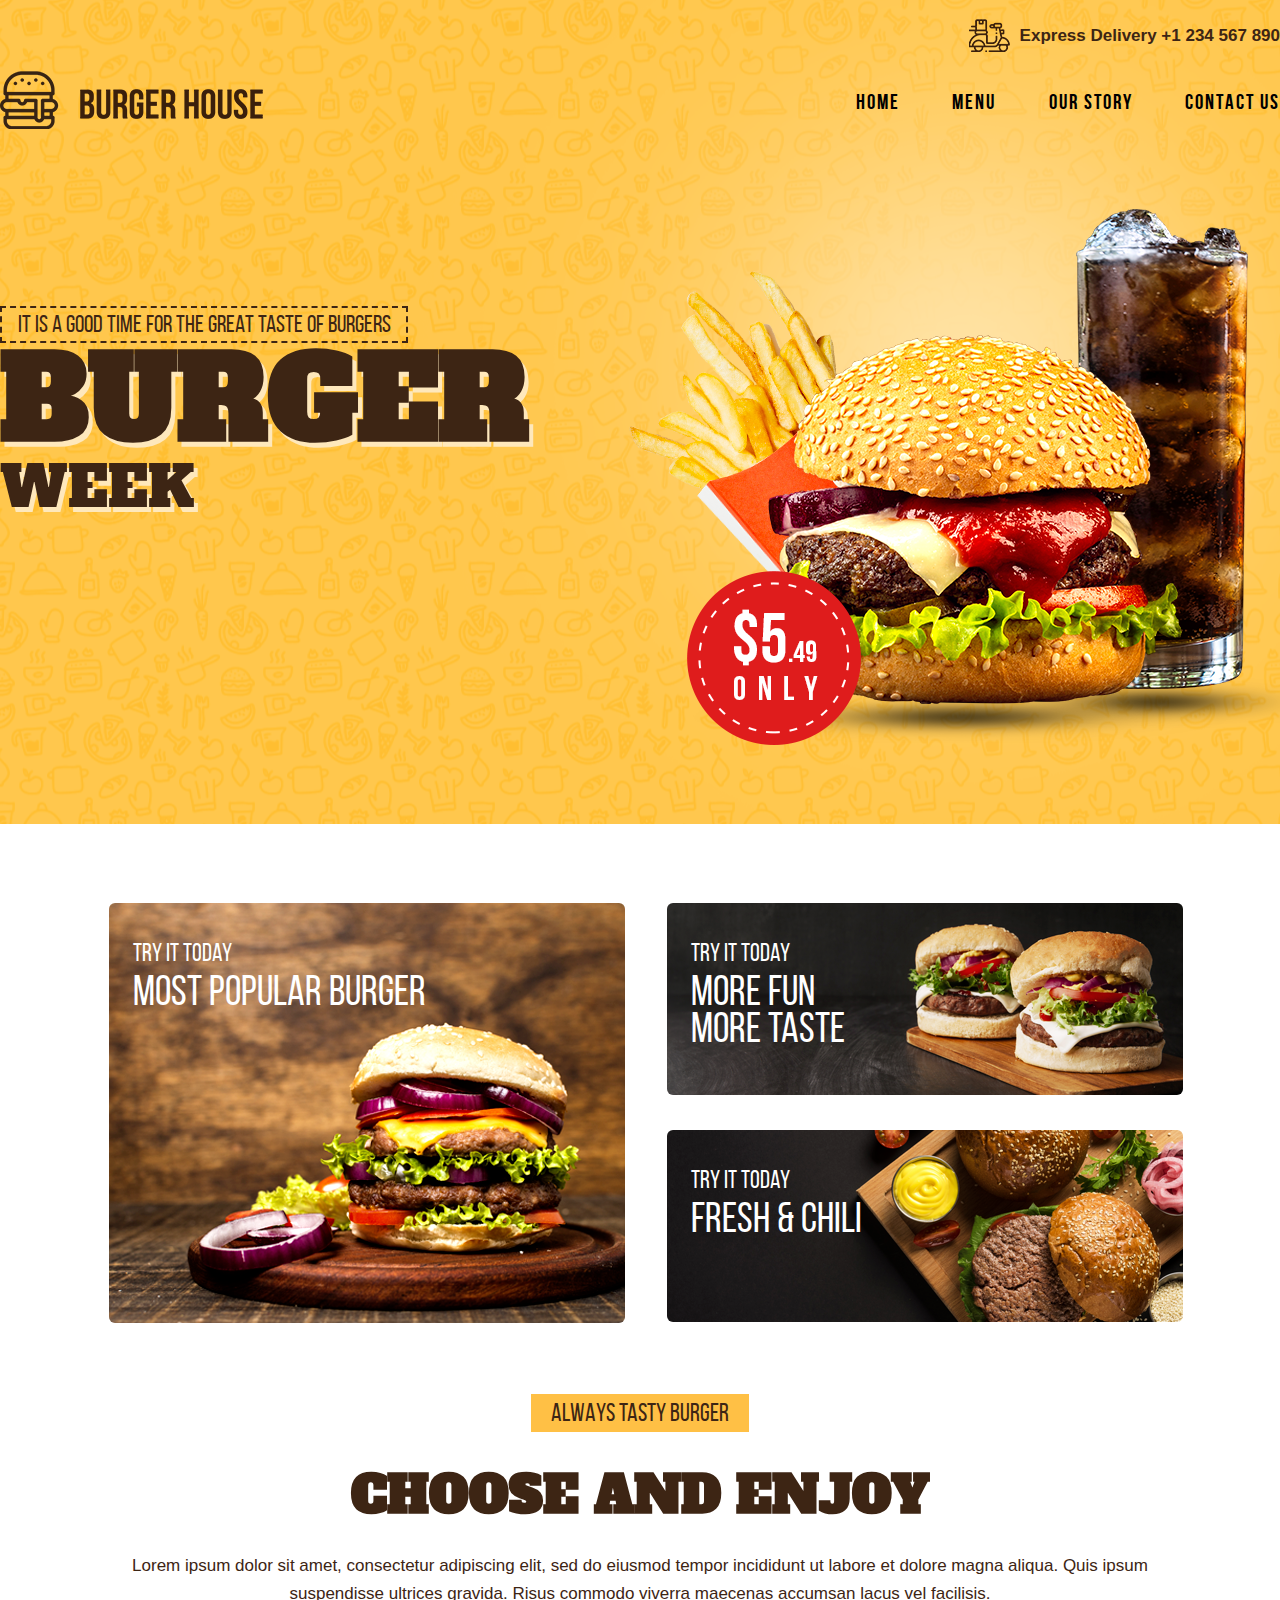
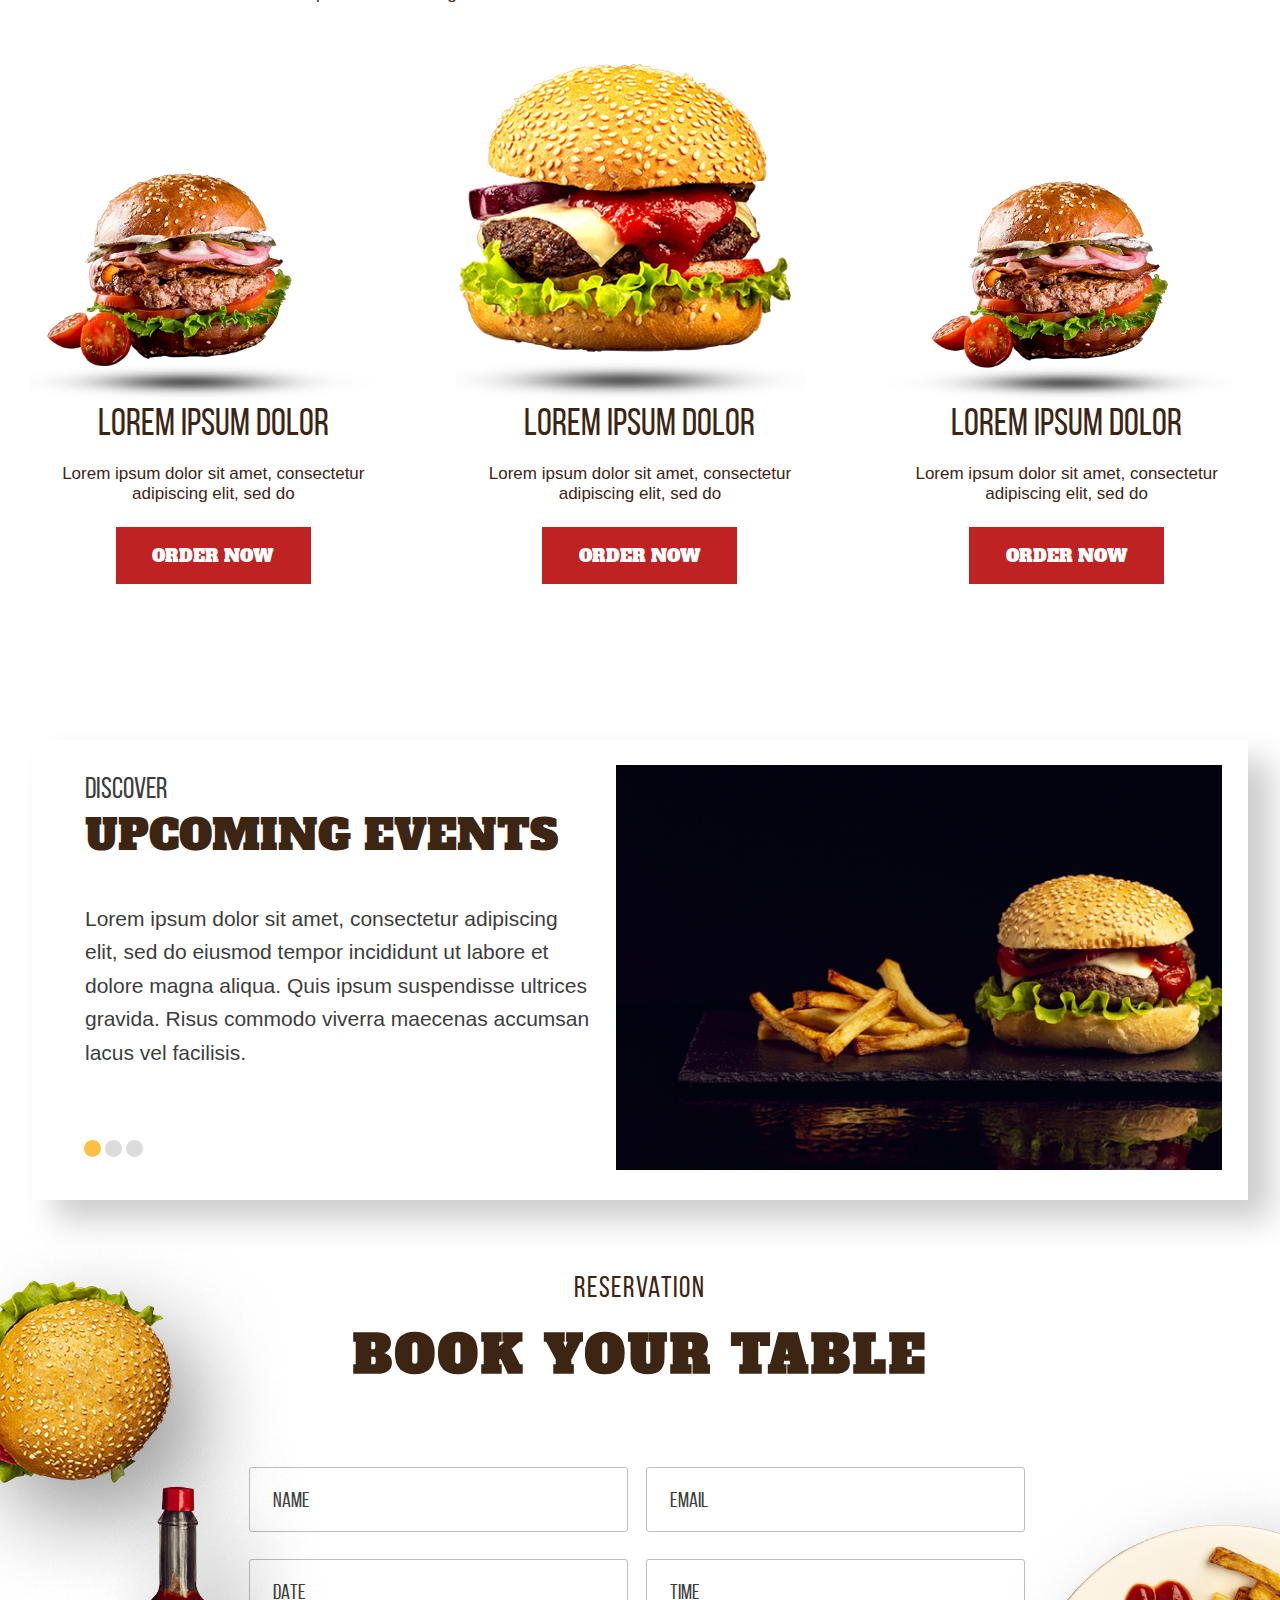
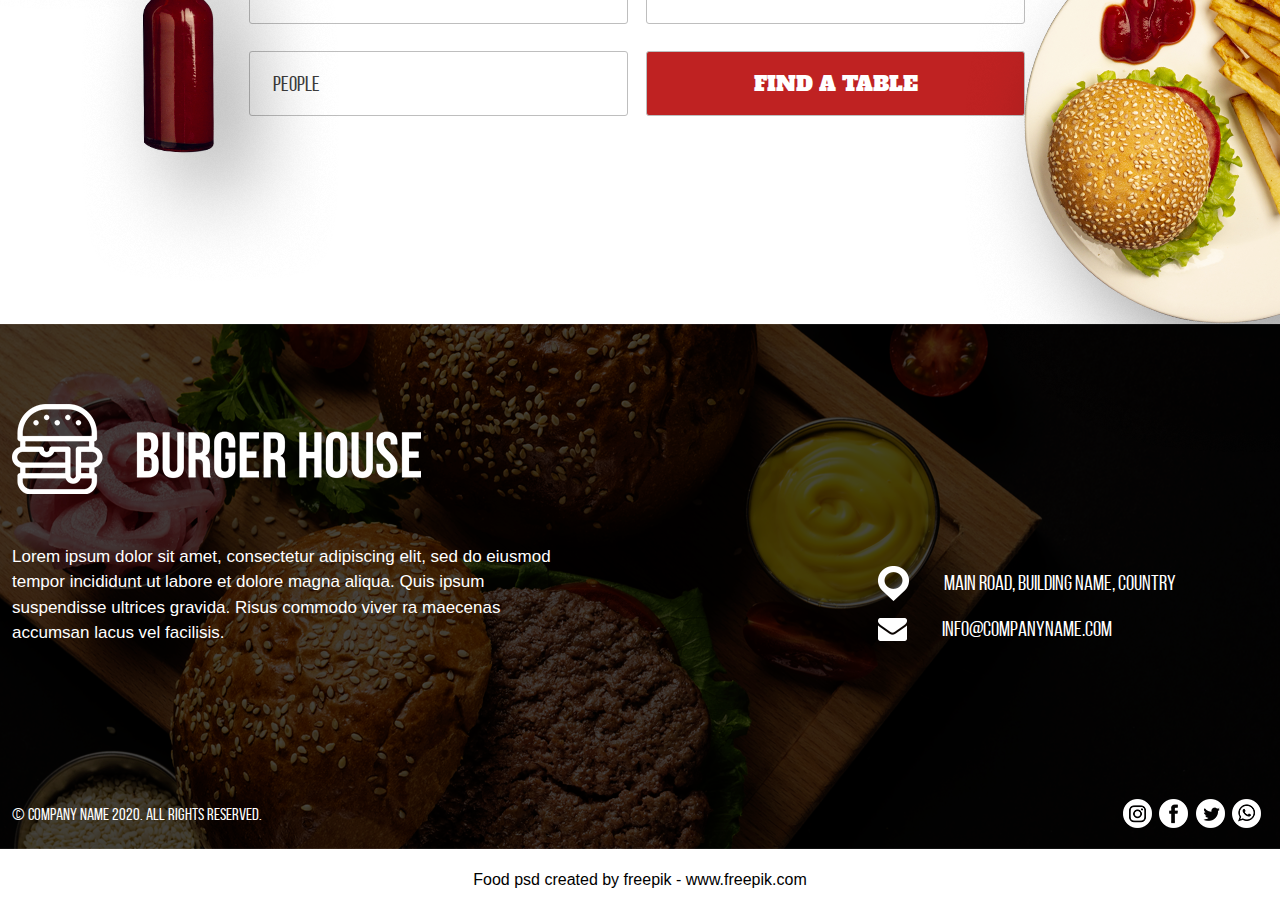
<file: burger week/index.html>
<!DOCTYPE html>
<html lang="en">
<head>
    <meta charset="UTF-8">
    <meta name="viewport" content="width=device-width, initial-scale=1.0">
    <link rel="stylesheet" href="style.css">
    <link href="https://fonts.googleapis.com/css2?family=Alfa+Slab+One&display=swap" rel="stylesheet">
    <title>Burger week</title>
</head>
<body>
    <div class="wrapper">
        <header>
            <div class="content-wrap">
                    <div class="delivery">
                        <img src="img/delivery-logo.png" alt="motorbike icon">
                        <span>Express Delivery +1 234 567 890</span>
                    </div>
                    <div class="header-navigation">
                        <div class="logo">
                            <img src="img/header-logo.png" alt="burger house logotype">
                        </div>
                        <nav>
                            <ul class="nav-bar">
                                <li><a href="#">home</a></li>
                                <li><a href="#">menu</a></li>
                                <li><a href="#">our story</a></li>
                                <li><a href="#">contact us</a></li>
                            </ul>
                        </nav>
                    </div>
                <div class="hero">
                    <div class="hero-caption">
                        <p class="hero-quote">It is a good time for the great taste of burgers</p>
                        <h1>burger</h1>
                        <span>week</span>
                    </div>
                    <div class="hero-image">
                        <img class="burger" src="img/hero-main-pic.png" alt="a picture of a haburger with cola and french fries">
                        <div class="special">
                                <img src="img/special-price-pic.png" alt="special price only $5.49">
                        </div>
                    </div>    
                </div>
            </div>
        </header>
        <section class="try-it content-wrap">
            <div class="options">
                <div class="popular">
                    <p class="try">try it today</p>
                    <p class="offer">most popular burger</p>
                </div>
                <div class="small">
                    <div class="fun-taste">
                        <p class="try">try it today</p>
                        <p class="offer">more fun more taste</p>
                    </div>
                    <div class="fresh-chili">
                        <p class="try">try it today</p>
                        <p class="offer">fresh & chili</p>
                    </div>
                </div>
            </div>
        </section>
        <section class="choise content-wrap">
            <div class="choise-caption">
                <p class="choise-subtitle">always tasty burger</p>
                <h2>choose and enjoy</h2>
                <p class="text">Lorem ipsum dolor sit amet, consectetur adipiscing elit, sed do eiusmod tempor incididunt ut labore et dolore magna aliqua. Quis ipsum suspendisse ultrices gravida. Risus commodo viverra maecenas accumsan lacus vel facilisis.</p>
            </div>
            <div class="choise-option">
                <div class="option-card first">
                    <img src="img/choise-burger-1.png" alt="haburger with brown bun">
                    <div class="card-caption">
                        <p class="card-title">lorem ipsum dolor</p>
                        <p class="option-text">Lorem ipsum dolor sit amet, consectetur adipiscing elit, sed do</p>
                        <button class="order-btn"><a class="order-btn" href="#">order now</a></button>
                    </div>
                </div>
                <div class="option-card second">
                    <img src="img/choise-burger-2.png" alt="cheeseburger with brown bun">
                    <div class="card-caption">
                        <p class="card-title">lorem ipsum dolor</p>
                        <p class="option-text">Lorem ipsum dolor sit amet, consectetur adipiscing elit, sed do</p>
                        <button class="order-btn"><a href="#">order now</a></button>
                    </div>
                </div>
                <div class="option-card third">
                    <img src="img/choise-burger-3.png" alt="haburger with brown bun">
                    <div class="card-caption">
                        <p class="card-title">lorem ipsum dolor</p>
                        <p class="option-text">Lorem ipsum dolor sit amet, consectetur adipiscing elit, sed do</p>
                        <button class="order-btn"><a class="order-btn" href="#">order now</a></button>
                    </div>
                </div>
            </div>
        </section>
        <section class="discover">
            <div class="discover-wrap">
                <div class="discover-caption">
                    <p class="caption-subtitle">discover</p>
                    <p class="caption-title">upcoming events</p>
                    <p class="caption-text">Lorem ipsum dolor sit amet, consectetur adipiscing elit, sed do eiusmod tempor incididunt ut labore et dolore magna aliqua. Quis ipsum suspendisse ultrices gravida. Risus commodo viverra maecenas accumsan lacus vel facilisis.</p>     
                    <ul class="counter">
                        <li class="active-dot"></li>
                        <li></li>
                        <li></li>
                    </ul>
                </div>
                <div class="discover-image">
                    <img src="img/upcoming-pic.png" alt="a photo of a burger with fries">
                </div>
            </div>
        </section>
        <section class="reservation">
            <img src="img/reservation-burger-pic.png" alt="a picture of a burger" class="reservation-burger">
            <img src="img/reservation-sauce-pic.png" alt="a picture of a bottle of sauce" class="reservation-sauce">
            <img src="img/reservation-plate-pic.png" alt="a picture of a plate with haburger ketchup and fries on it" class="reservation-plate">
            <div class="reservation-caption">
                <p class="res-subtitle">reservation</p>
                <h3>book your table</h3>
            </div> 
                <form>
                    <div class="group-1">
                        <input type="text" placeholder="name">
                        <input type="text" placeholder="date">
                        <input type="text" placeholder="people">
                    </div>
                    <div class="group-2">
                        <input type="email" placeholder="email">
                        <input type="text" placeholder="time">
                        <button class="res-btn">find a table</button>
                    </div>
                </form>
        </section>
        <footer>
            <div class="footer-wrap">
                <div class="footer-text">
                    <div class="footer-info">
                        <img src="img/footer-logo.png" alt="white burger week logo">
                        <p class="info-text">Lorem ipsum dolor sit amet, consectetur adipiscing elit, sed do eiusmod tempor incididunt ut labore et dolore magna aliqua. Quis ipsum suspendisse ultrices gravida. Risus commodo viver ra maecenas accumsan lacus vel facilisis.</p>
                    </div>
                    <div class="contacts">
                        <div class="adress">
                            <img src="img/adress-icon.png" alt="geoposition white icon">
                            <p>Main Road, Building Name, Country</p>
                        </div>
                        <div class="mail">
                            <img src="img/mail-icon.png" alt="envelop white icon">
                            <p>info@companyname.com</p>
                        </div>
                    </div>
                </div>
                <div class="footer-socials">
                    <p>© Company Name 2020. All rights reserved.</p>
                    <ul class="social-links">
                        <li><a href="#"><img src="img/instagram-icon.png" alt="instagram icon"></a></li>
                        <li><a href="#"><img src="img/fb-icon.png" alt="facebook icon"></a></li>
                        <li><a href="#"><img src="img/twitter-icon.png" alt="twitter icon"></a></li>
                        <li><a href="#"><img src="img/whatsapp-icon.png" alt="whatsapp icon"></a></li>
                    </ul>
                </div>
            </div>
        </footer>
        <a class="attribution" href="https://www.freepik.com/free-photos-vectors/food">Food psd created by freepik - www.freepik.com</a>
    </div>
</body>
</html>
</file>
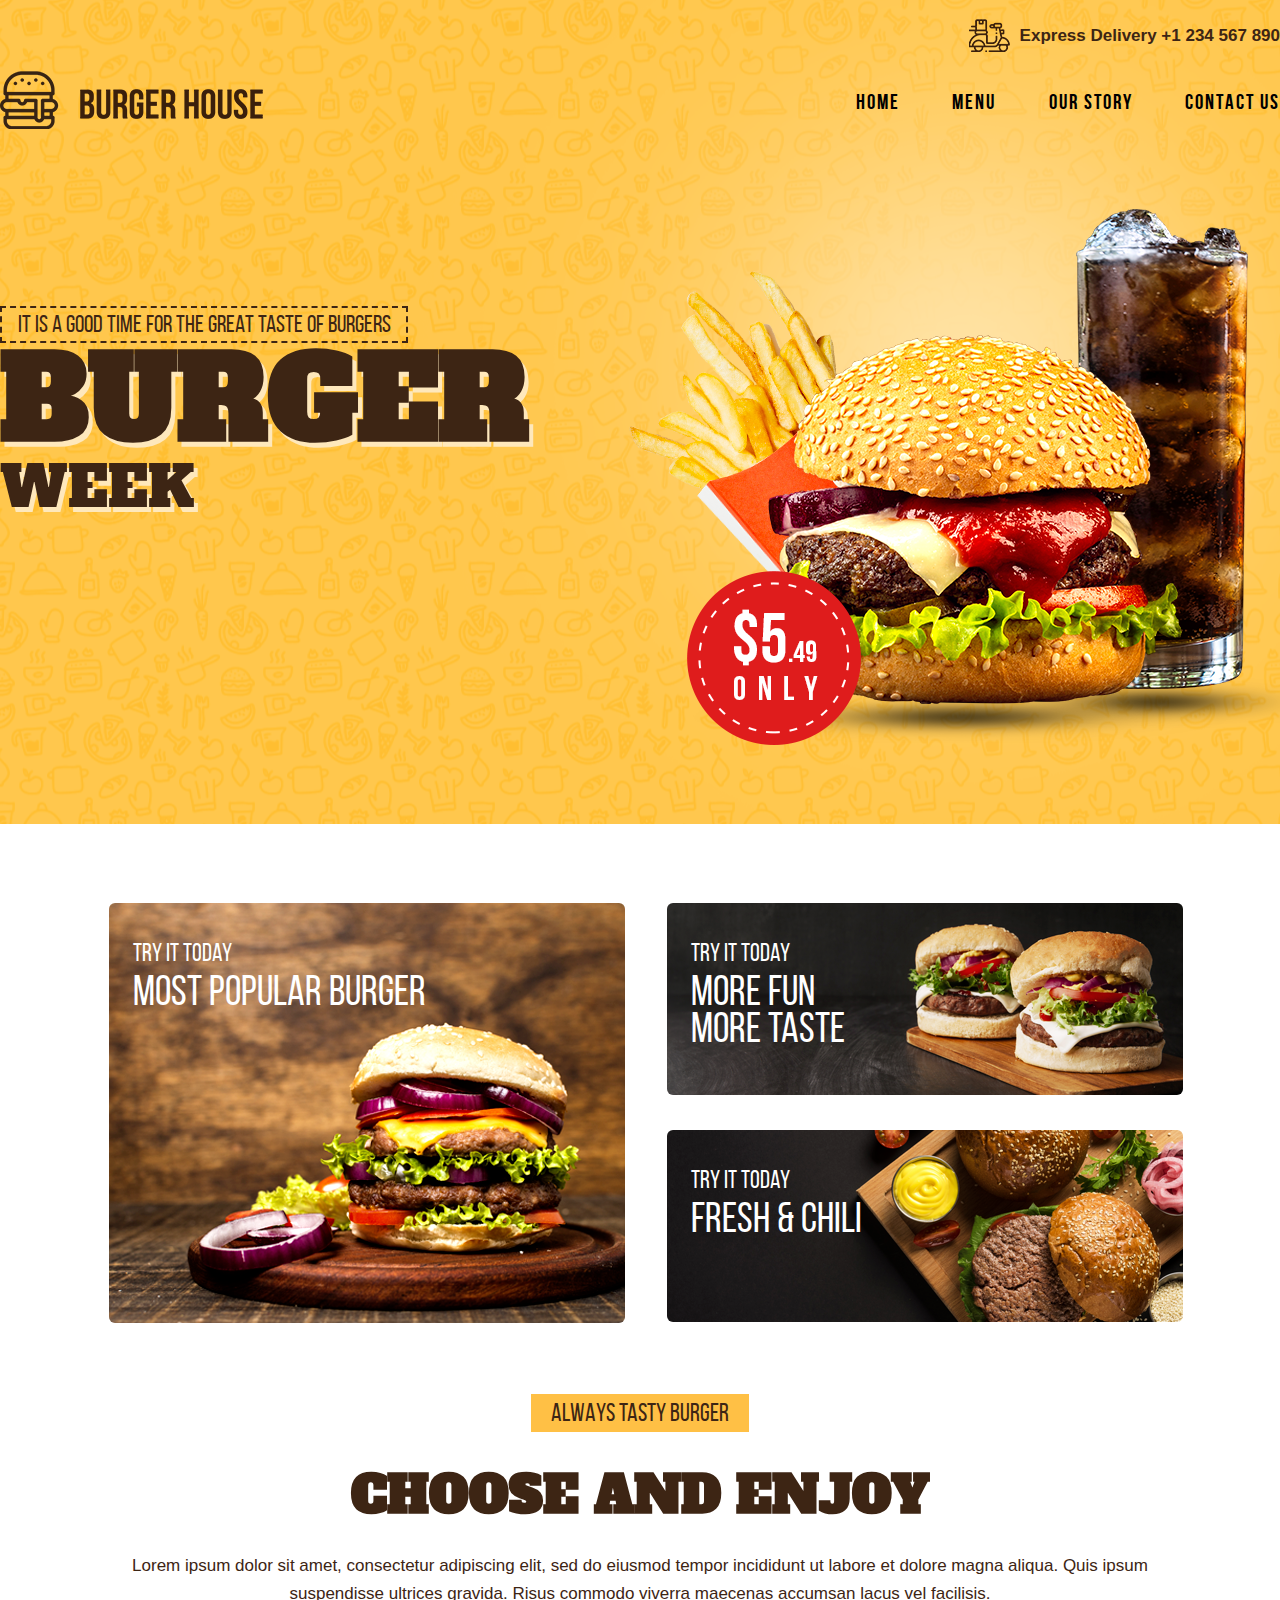
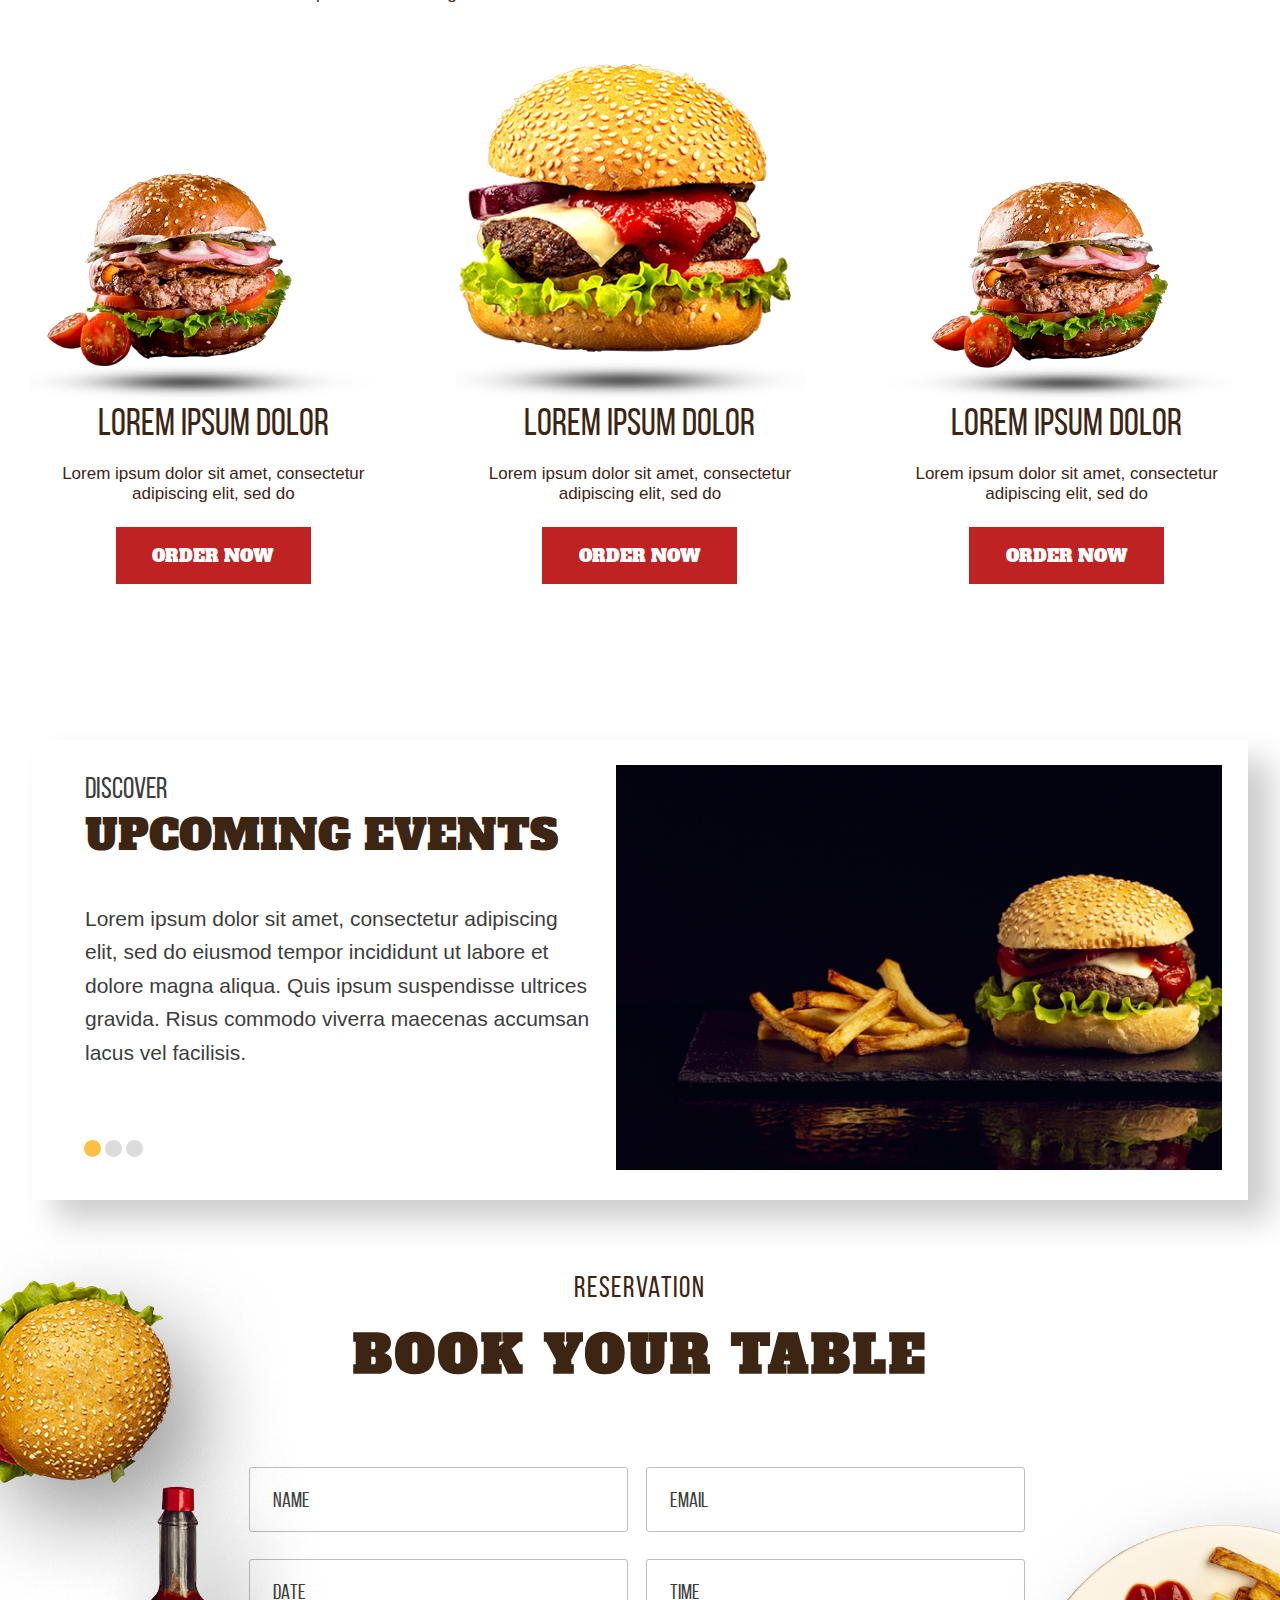
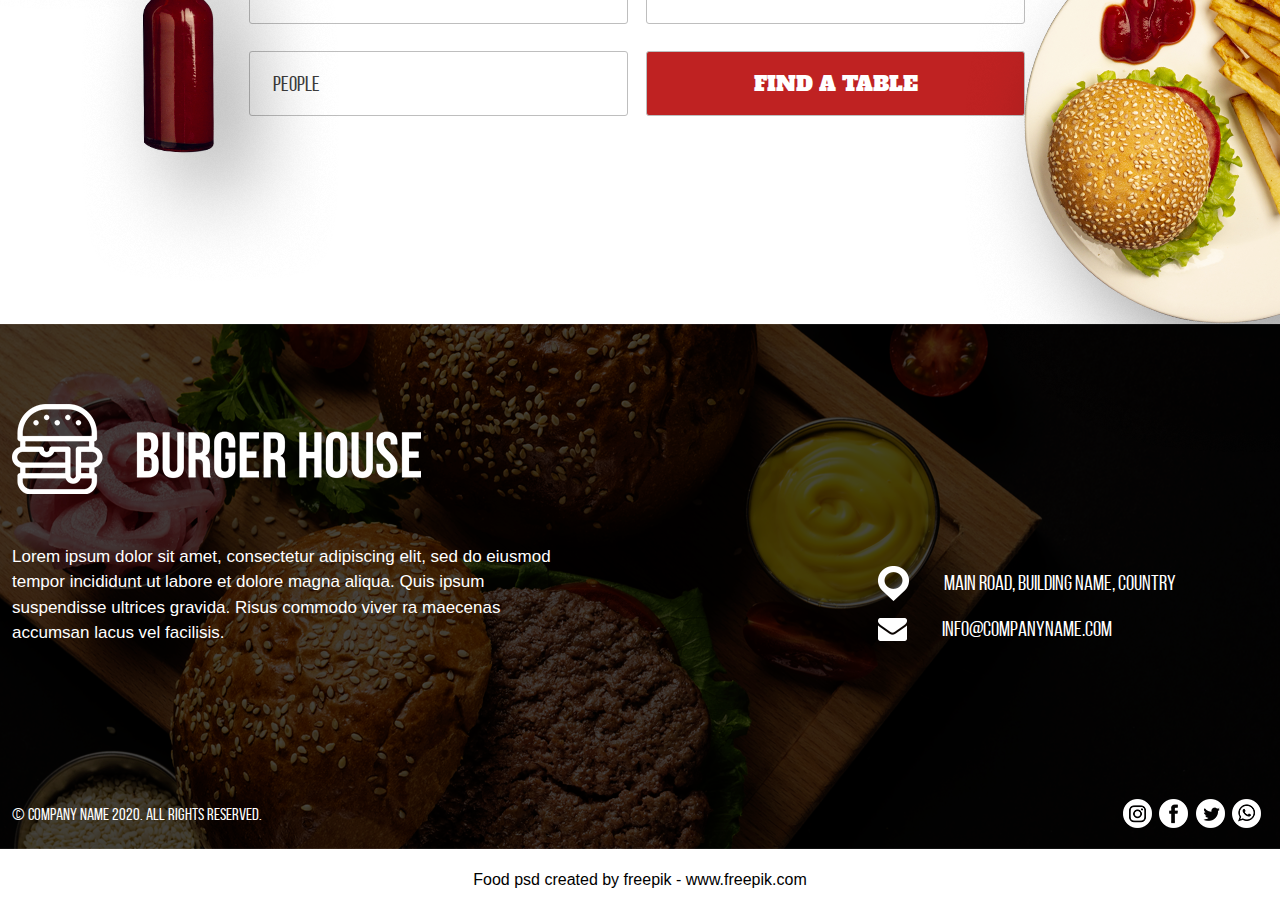
<file: burger-week/index.html>
<!DOCTYPE html>
<html lang="en">
<head>
    <meta charset="UTF-8">
    <meta name="viewport" content="width=device-width, initial-scale=1.0">
    <link rel="stylesheet" href="style.css">
    <link href="https://fonts.googleapis.com/css2?family=Alfa+Slab+One&display=swap" rel="stylesheet">
    <title>Burger week</title>
</head>
<body>
    <div class="wrapper">
        <header>
            <div class="content-wrap">
                    <div class="delivery">
                        <img src="img/delivery-logo.png" alt="motorbike icon">
                        <span>Express Delivery +1 234 567 890</span>
                    </div>
                    <div class="header-navigation">
                        <div class="logo">
                            <img src="img/header-logo.png" alt="burger house logotype">
                        </div>
                        <nav>
                            <ul class="nav-bar">
                                <li><a href="#">home</a></li>
                                <li><a href="#">menu</a></li>
                                <li><a href="#">our story</a></li>
                                <li><a href="#">contact us</a></li>
                            </ul>
                        </nav>
                    </div>
                <div class="hero">
                    <div class="hero-caption">
                        <p class="hero-quote">It is a good time for the great taste of burgers</p>
                        <h1>burger</h1>
                        <span>week</span>
                    </div>
                    <div class="hero-image">
                        <img class="burger" src="img/hero-main-pic.png" alt="a picture of a haburger with cola and french fries">
                        <div class="special">
                                <img src="img/special-price-pic.png" alt="special price only $5.49">
                        </div>
                    </div>    
                </div>
            </div>
        </header>
        <section class="try-it content-wrap">
            <div class="options">
                <div class="popular">
                    <p class="try">try it today</p>
                    <p class="offer">most popular burger</p>
                </div>
                <div class="small">
                    <div class="fun-taste">
                        <p class="try">try it today</p>
                        <p class="offer">more fun more taste</p>
                    </div>
                    <div class="fresh-chili">
                        <p class="try">try it today</p>
                        <p class="offer">fresh & chili</p>
                    </div>
                </div>
            </div>
        </section>
        <section class="choise content-wrap">
            <div class="choise-caption">
                <p class="choise-subtitle">always tasty burger</p>
                <h2>choose and enjoy</h2>
                <p class="text">Lorem ipsum dolor sit amet, consectetur adipiscing elit, sed do eiusmod tempor incididunt ut labore et dolore magna aliqua. Quis ipsum suspendisse ultrices gravida. Risus commodo viverra maecenas accumsan lacus vel facilisis.</p>
            </div>
            <div class="choise-option">
                <div class="option-card first">
                    <img src="img/choise-burger-1.png" alt="haburger with brown bun">
                    <div class="card-caption">
                        <p class="card-title">lorem ipsum dolor</p>
                        <p class="option-text">Lorem ipsum dolor sit amet, consectetur adipiscing elit, sed do</p>
                        <button class="order-btn"><a class="order-btn" href="#">order now</a></button>
                    </div>
                </div>
                <div class="option-card second">
                    <img src="img/choise-burger-2.png" alt="cheeseburger with brown bun">
                    <div class="card-caption">
                        <p class="card-title">lorem ipsum dolor</p>
                        <p class="option-text">Lorem ipsum dolor sit amet, consectetur adipiscing elit, sed do</p>
                        <button class="order-btn"><a href="#">order now</a></button>
                    </div>
                </div>
                <div class="option-card third">
                    <img src="img/choise-burger-3.png" alt="haburger with brown bun">
                    <div class="card-caption">
                        <p class="card-title">lorem ipsum dolor</p>
                        <p class="option-text">Lorem ipsum dolor sit amet, consectetur adipiscing elit, sed do</p>
                        <button class="order-btn"><a class="order-btn" href="#">order now</a></button>
                    </div>
                </div>
            </div>
        </section>
        <section class="discover">
            <div class="discover-wrap">
                <div class="discover-caption">
                    <p class="caption-subtitle">discover</p>
                    <p class="caption-title">upcoming events</p>
                    <p class="caption-text">Lorem ipsum dolor sit amet, consectetur adipiscing elit, sed do eiusmod tempor incididunt ut labore et dolore magna aliqua. Quis ipsum suspendisse ultrices gravida. Risus commodo viverra maecenas accumsan lacus vel facilisis.</p>     
                    <ul class="counter">
                        <li class="active-dot"></li>
                        <li></li>
                        <li></li>
                    </ul>
                </div>
                <div class="discover-image">
                    <img src="img/upcoming-pic.png" alt="a photo of a burger with fries">
                </div>
            </div>
        </section>
        <section class="reservation">
            <img src="img/reservation-burger-pic.png" alt="a picture of a burger" class="reservation-burger">
            <img src="img/reservation-sauce-pic.png" alt="a picture of a bottle of sauce" class="reservation-sauce">
            <img src="img/reservation-plate-pic.png" alt="a picture of a plate with haburger ketchup and fries on it" class="reservation-plate">
            <div class="reservation-caption">
                <p class="res-subtitle">reservation</p>
                <h3>book your table</h3>
            </div> 
                <form>
                    <div class="group-1">
                        <input type="text" placeholder="name">
                        <input type="text" placeholder="date">
                        <input type="text" placeholder="people">
                    </div>
                    <div class="group-2">
                        <input type="email" placeholder="email">
                        <input type="text" placeholder="time">
                        <button class="res-btn">find a table</button>
                    </div>
                </form>
        </section>
        <footer>
            <div class="footer-wrap">
                <div class="footer-text">
                    <div class="footer-info">
                        <img src="img/footer-logo.png" alt="white burger week logo">
                        <p class="info-text">Lorem ipsum dolor sit amet, consectetur adipiscing elit, sed do eiusmod tempor incididunt ut labore et dolore magna aliqua. Quis ipsum suspendisse ultrices gravida. Risus commodo viver ra maecenas accumsan lacus vel facilisis.</p>
                    </div>
                    <div class="contacts">
                        <div class="adress">
                            <img src="img/adress-icon.png" alt="geoposition white icon">
                            <p>Main Road, Building Name, Country</p>
                        </div>
                        <div class="mail">
                            <img src="img/mail-icon.png" alt="envelop white icon">
                            <p>info@companyname.com</p>
                        </div>
                    </div>
                </div>
                <div class="footer-socials">
                    <p>© Company Name 2020. All rights reserved.</p>
                    <ul class="social-links">
                        <li><a href="#"><img src="img/instagram-icon.png" alt="instagram icon"></a></li>
                        <li><a href="#"><img src="img/fb-icon.png" alt="facebook icon"></a></li>
                        <li><a href="#"><img src="img/twitter-icon.png" alt="twitter icon"></a></li>
                        <li><a href="#"><img src="img/whatsapp-icon.png" alt="whatsapp icon"></a></li>
                    </ul>
                </div>
            </div>
        </footer>
        <a class="attribution" href="https://www.freepik.com/free-photos-vectors/food">Food psd created by freepik - www.freepik.com</a>
    </div>
</body>
</file>
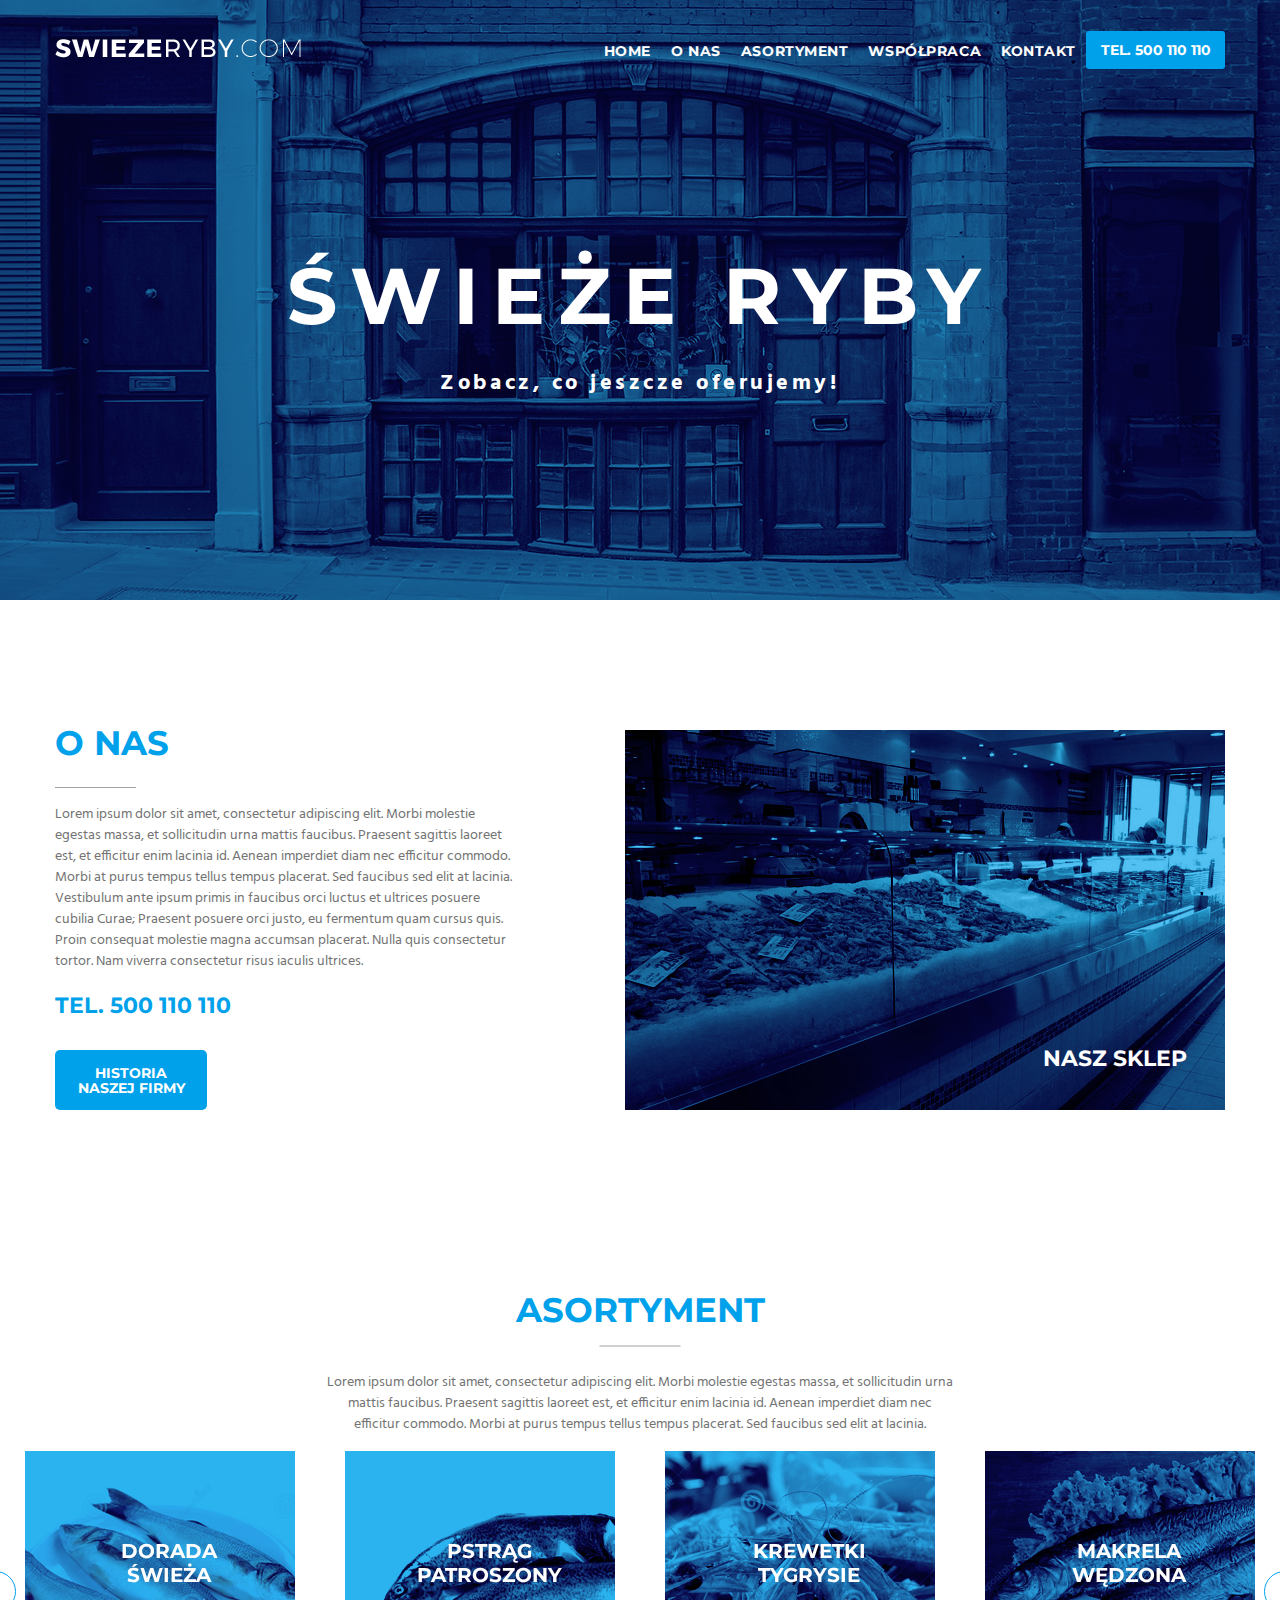
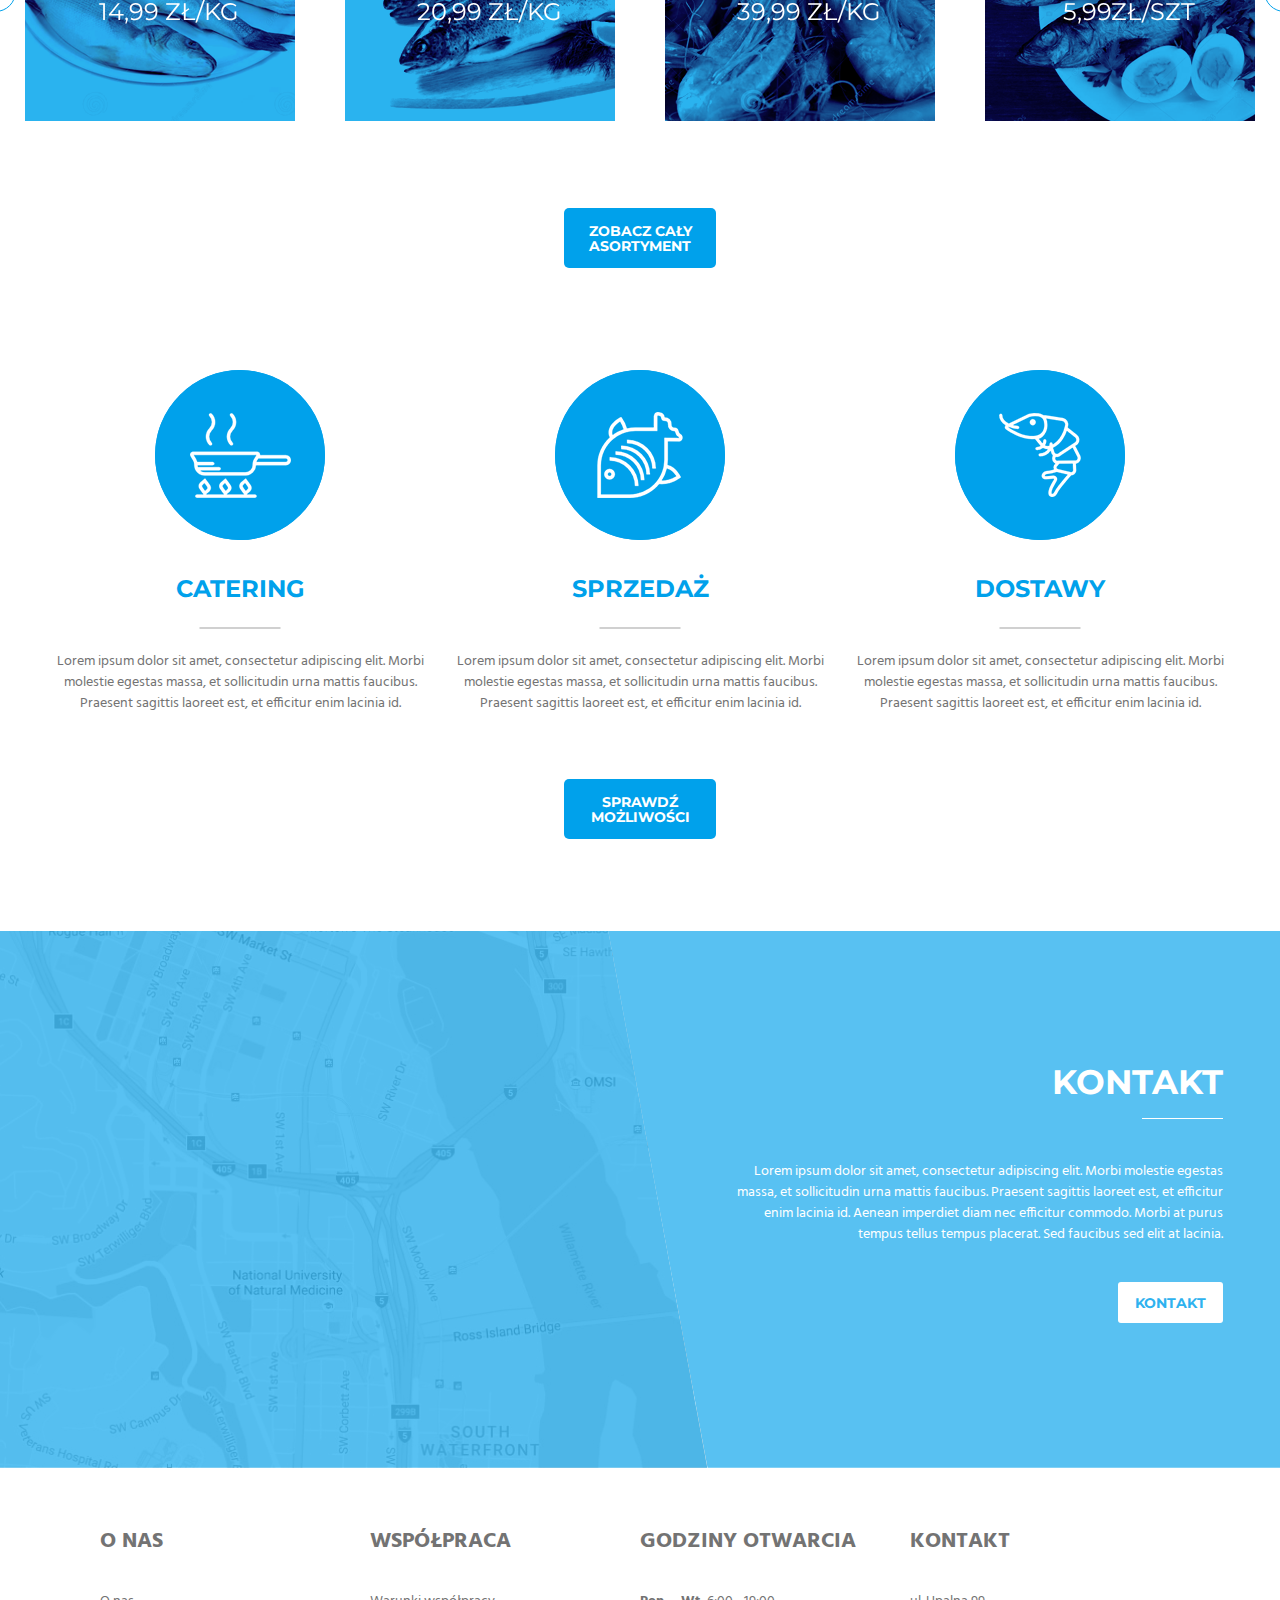
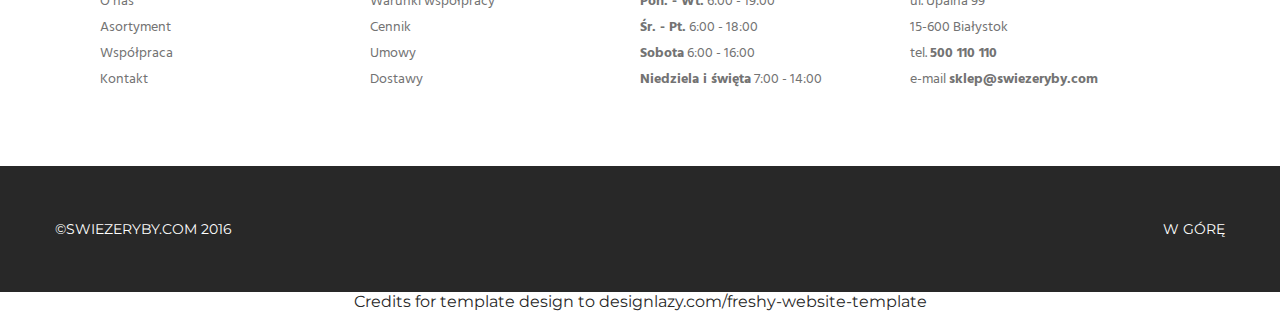
<file: freshy/index.html>
<!DOCTYPE html>
<html lang="en">
<head>
    <meta charset="UTF-8">
    <meta name="viewport" content="width=device-width, initial-scale=1.0">
    <link href="https://fonts.googleapis.com/css2?family=Hind&display=swap" rel="stylesheet">
    <link href="https://fonts.googleapis.com/css2?family=Montserrat:wght@200;400;700&display=swap" rel="stylesheet">
    <link rel="stylesheet" type="text/css" href="./css/slick.css"/> 
    <link rel="stylesheet" href="./css/style.css">
    <title>Freshy</title>
</head>
<body>
    <div class="wrapper">
        <header>
            <div class="content">
                <div class="header__row">
                    <a href="#" class="header__logo"><img src="img/header-logo.png" alt="company logo"></a>
                    <div class="header__burger">
                        <span></span>
                    </div>
                    <nav class="header__nav">
                        <ul>
                            <li><a href="#">HOME</a></li>
                            <li><a href="#">O NAS</a></li>
                            <li><a href="#">ASORTYMENT</a></li>
                            <li><a href="#">WSPÓŁPRACA</a></li>
                            <li><a href="#">KONTAKT</a></li>
                            <li class="phone__btn">
                                <div class="number">TEL. 500 110 110</div>
                            </li>
                        </ul>
                    </nav>
                </div>
                <div class="header__headline">
                    <div class="header__title">
                        <h1>ŚWIEŻE RYBY</h1>
                    </div>
                    <div class="header__subtitle">
                        Zobacz, co jeszcze oferujemy!
                    </div>
                </div>        
            </div>
        </header>
        <main>
            <section class="about">
                <div class="content">
                    <div class="about__container">
                        <div class="about__caption">
                            <div class="caption__title title">
                                O NAS
                            </div>   
                            <div class="caption__text">
                                <p>Lorem ipsum dolor sit amet, consectetur adipiscing elit. Morbi molestie egestas massa, et sollicitudin urna mattis faucibus. Praesent sagittis laoreet est, et efficitur enim lacinia id. Aenean imperdiet diam nec efficitur commodo. Morbi at purus tempus tellus tempus placerat. Sed faucibus sed elit at lacinia. Vestibulum ante ipsum primis in faucibus orci luctus et ultrices posuere cubilia Curae; Praesent posuere orci justo, eu fermentum quam cursus quis. Proin consequat molestie magna accumsan placerat. Nulla quis consectetur tortor. Nam viverra consectetur risus iaculis ultrices.</p>
                            </div>
                            <div class="caption__phone">TEL. 500 110 110</div>
                            <button class="btn">HISTORIA NASZEJ FIRMY</button>
                        </div>
                        <div class="about__image">
                            <img src="./img/about-us-pic.png" alt="shop showcase with a seafood">
                            <span class="image__caption">NASZ SKLEP</span>
                        </div>
                    </div>
                </div>
            </section>
            <section class="products">
                    <div class="products__container">
                        <div class="products__title title">
                            ASORTYMENT
                        </div>
                        <div class="products__text">
                            <p>Lorem ipsum dolor sit amet, consectetur adipiscing elit. Morbi molestie egestas massa, et sollicitudin urna mattis faucibus. Praesent sagittis laoreet est, et efficitur enim lacinia id. Aenean imperdiet diam nec efficitur commodo. Morbi at purus tempus tellus tempus placerat. Sed faucibus sed elit at lacinia.</p>
                        </div>
                        <div class="slider__container">
                            <div class="slider__item">
                                <img src="./img/products-pic-1.png" alt="product image">
                                <div class="item__caption">
                                    <div class="item__name">DORADA ŚWIEŻA</div>
                                    <div class="item__price">14,99 ZŁ/KG</div>
                                    <button class="item__btn">ZAMÓW</button>
                                </div>
                            </div>
                            <div class="slider__item">
                                <img src="./img/products-pic-2.png" alt="product image">
                                <div class="item__caption">
                                    <div class="item__name">PSTRĄG PATROSZONY</div>
                                    <div class="item__price">20,99 ZŁ/KG</div>
                                    <button class="item__btn">ZAMÓW</button>
                                </div>
                            </div>
                            <div class="slider__item">
                                <img src="./img/products-pic-3.png" alt="product image">
                                <div class="item__caption">
                                    <div class="item__name">KREWETKI TYGRYSIE</div>
                                    <div class="item__price">39,99 ZŁ/KG</div>
                                    <button class="item__btn">ZAMÓW</button>
                                </div>
                            </div>
                            <div class="slider__item">
                                <img src="./img/products-pic-4.png" alt="product image">
                                <div class="item__caption">
                                    <div class="item__name">MAKRELA WĘDZONA</div>
                                    <div class="item__price">5,99ZŁ/SZT</div>
                                    <button class="item__btn">ZAMÓW</button>
                                </div>
                            </div>
                            <div class="slider__item">
                                <img src="./img/products-pic-1.png" alt="product image">
                                <div class="item__caption">
                                    <div class="item__name">DORADA ŚWIEŻA</div>
                                    <div class="item__price">14,99 ZŁ/KG</div>
                                    <button class="item__btn">ZAMÓW</button>
                                </div>
                            </div>
                            <div class="slider__item">
                                <img src="./img/products-pic-2.png" alt="product image">
                                <div class="item__caption">
                                    <div class="item__name">PSTRĄG PATROSZONY</div>
                                    <div class="item__price">20,99 ZŁ/KG</div>
                                    <button class="item__btn">ZAMÓW</button>
                                </div>
                            </div>
                            <div class="slider__item">
                                <img src="./img/products-pic-3.png" alt="product image">
                                <div class="item__caption">
                                    <div class="item__name">KREWETKI TYGRYSIE</div>
                                    <div class="item__price">39,99 ZŁ/KG</div>
                                    <button class="item__btn">ZAMÓW</button>
                                </div>
                            </div>
                            <div class="slider__item">
                                <img src="./img/products-pic-4.png" alt="product image">
                                <div class="item__caption">
                                    <div class="item__name">MAKRELA WĘDZONA</div>
                                    <div class="item__price">5,99ZŁ/SZT</div>
                                    <button class="item__btn">ZAMÓW</button>
                                </div>
                            </div>
                        </div>
                        <button class="btn">ZOBACZ CAŁY ASORTYMENT</button>
                    </div>
            </section>
            <section class="services">
                <div class="content">
                    <div class="services__container">
                        <div class="services__item">
                            <div class="main-img">
                                <img src="./img/services-icon-1.png" alt="services icon">
                            </div>
                            <div class="image__wrap">
                                <img src="./img/services-icon-1-hover.png" alt="services icon">
                            </div>
                            <div class="services__title">CATERING</div> 
                            <div class="services__text"><p>Lorem ipsum dolor sit amet, consectetur adipiscing elit. Morbi molestie egestas massa, et sollicitudin urna mattis faucibus. Praesent sagittis laoreet est, et efficitur enim lacinia id.</p></div>   
                        </div>
                        <div class="services__item">
                            <div class="main-img">
                                <img src="./img/services-icon-2.png" alt="services icon">
                            </div>
                                <div class="image__wrap">
                                    <img src="./img/services-icon-2-hover.png" alt="service icon">
                                </div>
                            <div class="services__title">SPRZEDAŻ</div> 
                            <div class="services__text"><p>Lorem ipsum dolor sit amet, consectetur adipiscing elit. Morbi molestie egestas massa, et sollicitudin urna mattis faucibus. Praesent sagittis laoreet est, et efficitur enim lacinia id.</p></div>   
                        </div>
                        <div class="services__item">
                            <div class="main-img">
                                <img src="./img/services-icon-3.png" alt="services icon">
                            </div>
                            <div class="image__wrap">   
                                <img src="./img/services-icon-3-hover.png" alt="services icon">
                            </div>
                            <div class="services__title">DOSTAWY</div> 
                            <div class="services__text"><p>Lorem ipsum dolor sit amet, consectetur adipiscing elit. Morbi molestie egestas massa, et sollicitudin urna mattis faucibus. Praesent sagittis laoreet est, et efficitur enim lacinia id.</p></div>   
                        </div>
                    </div>
                    <buttton class="btn">SPRAWDŹ MOŻLIWOŚCI</buttton>
                </div>
            </section>
            <section class="contacts">
                <div class="contacts__container">
                    <div class="contacts__image">
                            <img src="./img/contacts-bg.png" alt="map of a city"> 
                    </div>
                    <div class="contacts__caption">
                        <div class="contacts-title title">KONTAKT</div>
                        <div class="contacts__text">
                            <p>Lorem ipsum dolor sit amet, consectetur adipiscing elit. Morbi molestie egestas massa, et sollicitudin urna mattis faucibus. Praesent sagittis laoreet est, et efficitur enim lacinia id. Aenean imperdiet diam nec efficitur commodo. Morbi at purus tempus tellus tempus placerat. Sed faucibus sed elit at lacinia.</p>
                        </div>
                        <button class="contacts__btn">KONTAKT</button>
                    </div>
                </div>
            </section>
        </main>
        <footer>
            <div class="footer__top">
                <div class="nav__item">
                    <div class="nav__title">O NAS</div>
                    <div class="item__links">
                        <a href="#">O nas</a>
                        <a href="#">Asortyment</a>
                        <a href="#">Współpraca</a>
                        <a href="#">Kontakt</a>
                    </div>  
                </div>
                <div class="nav__item">
                    <div class="nav__title">WSPÓŁPRACA</div>
                    <div class="item__links">
                        <a href="#">Warunki współpracy</a>
                        <a href="#">Cennik</a>
                        <a href="#">Umowy</a>
                        <a href="#">Dostawy</a>
                    </div>  
                </div>
                <div class="nav__item">
                    <div class="nav__title">GODZINY OTWARCIA</div>
                    <div class="item__links">
                        <span><b>Pon. - Wt.</b> 6:00 - 19:00</span>
                        <span><b>Śr. - Pt.</b> 6:00 - 18:00</span>
                        <span><b>Sobota</b> 6:00 - 16:00</span>
                        <span><b>Niedziela i święta</b> 7:00 - 14:00</span>
                    </div>
                </div>
                <div class="nav__item">
                    <div class="nav__title">KONTAKT</div>
                    <div class="item__links">
                        <span>ul. Upalna 99</span>
                        <span>15-600 Białystok</span>
                        <span>tel. <b>500 110 110</b></span>
                        <span>e-mail <b>sklep@swiezeryby.com</b></span>
                    </div>
                </div>
            </div>
            <div class="footer__bottom">
                <div class="content">
                    <div class="content-wrap">
                        <div class="copyright">&copySWIEZERYBY.COM 2016</div>
                        <div class="anchor">W GÓRĘ</div>
                    </div>
                </div>
            </div>
            <a href="http://www.designlazy.com/freshy-website-template/" class="atrribution">Credits for template design to designlazy.com/freshy-website-template</a>
        </footer>
    </div>
    <script src="https://code.jquery.com/jquery-3.5.0.min.js"></script>
    <script src="./js/slick.min.js"></script>
    <script src="./js/main.js"></script>
</body>
</html>
</file>
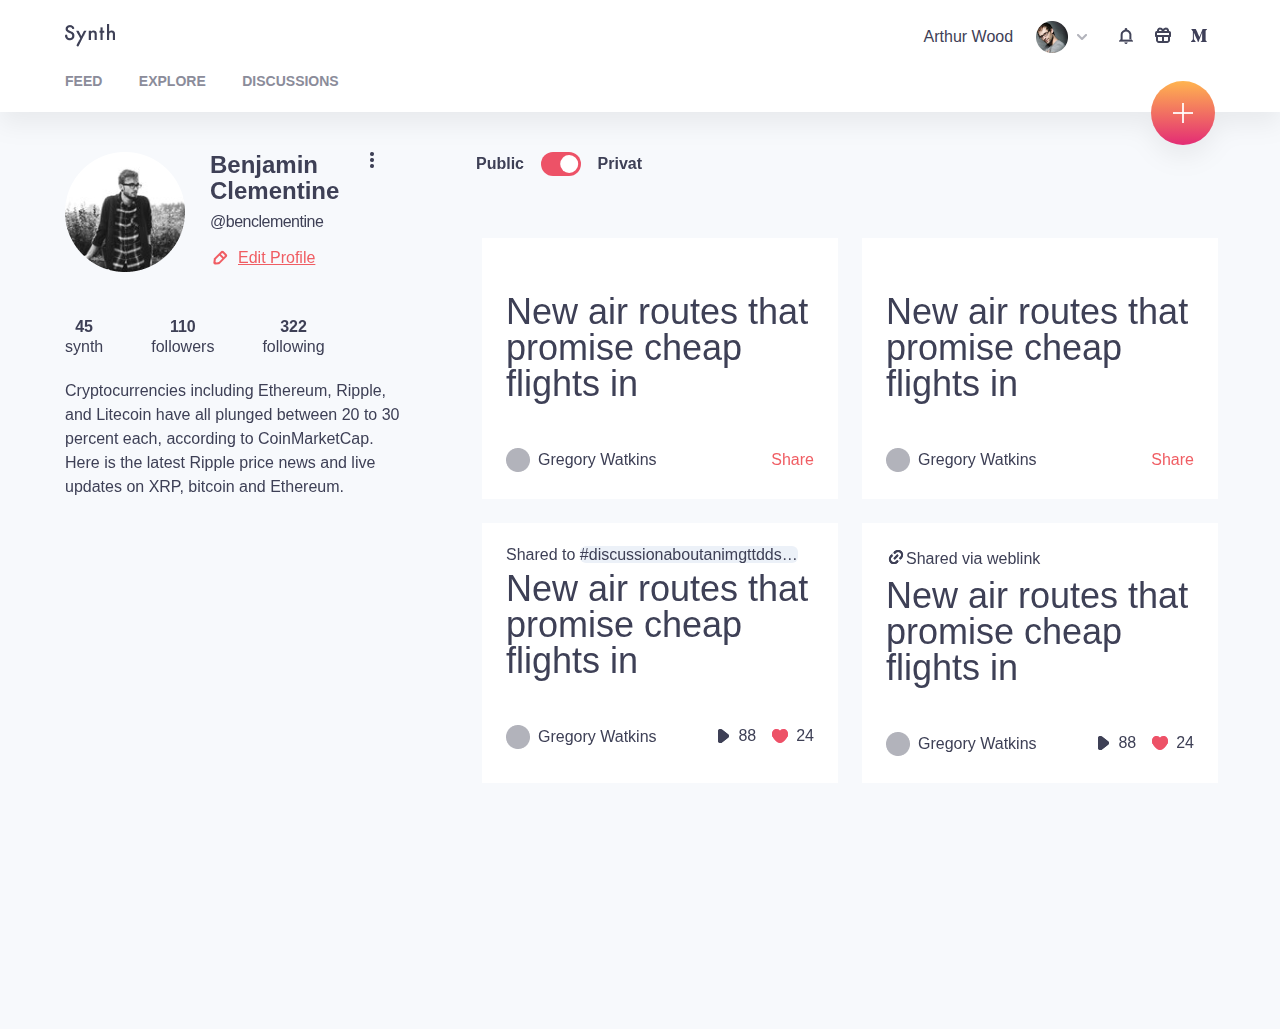
<file: Synth/index.html>
<!DOCTYPE html>
<html lang="en">
<head>
    <meta charset="UTF-8">
    <meta http-equiv="X-UA-Compatible" content="IE=edge">
    <meta name="viewport" content="width=device-width, initial-scale=1.0">
    <link rel="stylesheet" href="css/style.css">
    <link rel="preconnect" href="https://fonts.googleapis.com">
    <link rel="preconnect" href="https://fonts.gstatic.com" crossorigin>
    <script src="https://code.jquery.com/jquery-3.6.0.slim.min.js"></script>
    <title>Swivl Test</title>
</head>
<body>
    <div class="wrapper">
        <header class="header">
            <div class="container">
                <div class="header-top">
                <div class="header-top__logo">
                    <img src="img/logo-icon.png" alt="company logo">
                </div> 
                    <div class="header-top__items">
                        <span>Arthur Wood</span>
                        <div class="header-top__avatar">
                            <img src="img/header_icon.png" alt="user icon photo">
                            <img src="img/dropdown-icon.png" alt="">
                        </div>
                        <div class="header-top__link">
                            <a href="#"><img src="img/notifications_icon.png" alt="notification icon"></a>
                            <a href="#"><img src="img/gift_icon.png" alt="gift icon"></a>
                            <a href="#"><img src="img/medium_icon.png" alt="medium icon"></a>
                        </div>   
                    </div>   
                </div>
                <div class="add"><img src="img/add_icon.png" alt="adding item icon"></div>
                <nav class="header-nav">
                    <a href="#" class="header-nav__link">feed</a>
                    <a href="#" class="header-nav__link">explore</a>
                    <a href="#" class="header-nav__link">discussions</a>
                </nav>
            </div>
        </header>
        <main>
            <div class="container">
                <div class="main-wrapper">
                    <section class="left-side">
                        <div class="user">
                                <div class="user__row">
                                    <div class="user__column">
                                        <div class="user__item"><img src="img/avatar_img.png" alt="user profile avatar"></div>
                                        <div class="user__item">
                                            <div class="user__name">Benjamin Clementine</div>
                                            <div class="user__nickname">@benclementine</div>
                                            <div class="user__profile">
                                                <img src="img/edit_icon.png" alt="edit icon">
                                                <a href="#"><span>Edit Profile</span></a>
                                            </div>  
                                        </div>
                                        <div class="user__item dropdown">
                                            <div class="user__menu"><a href="#"><img src="img/avatar_menu_icon.png" alt="option menu icon"></a></div>
                                            <div class="user__option">
                                                <div class="report-user option">
                                                    <img src="img/report_icon.png" alt="report icon">
                                                    <span>report user</span>
                                                </div>
                                                <div class="block-user option">
                                                    <img src="img/block_icon.png" alt="block icon">
                                                    <span>block user</span>
                                                </div>
                                            </div>   
                                        </div>
                                    </div>
                                </div>    
                            <div class="user__activity">
                                <div class="user__synth activity">
                                    <span class="number">45</span>
                                    <span>synth</span>
                                </div>
                                <div class="user__followers activity">
                                    <div class="number">110</div>
                                    <div>followers</div>
                                </div>
                                <div class="user__following activity">
                                    <span class="number">322</span>
                                    <span>following</span>
                                </div>
                            </div>
                            <div class="user-text"><p>Cryptocurrencies including Ethereum, Ripple, and Litecoin have all plunged between 20 to 30 percent each, according to CoinMarketCap. Here is the latest Ripple price news and live updates on XRP, bitcoin and Ethereum.</p></div>
                        </div>
                    </section>
                    <section class="rigth-side">
                        <div class="status-switcher">
                            <span class="public">public</span>
                            <input type="checkbox" checked="checked" id="switch">
                            <label for="switch"></label>
                            <span>privat</span>
                        </div>
                        <div class="msg-container">
                            <div class="msg-row">
                                <div class="msg-item no-link">
                                    <div class="msg-item__text">New air routes that promise cheap flights in</div>
                                    <div class="msg-item__footer">
                                        <div class="msg-item__author">
                                            <img src="img/message-author-icon.png" alt="message author icon">
                                            <span>Gregory Watkins</span>
                                        </div>
                                        <div class="msg-item__action msg-item__action-red">share</div>
                                    </div>
                                </div>
                                <div class="msg-item no-link">
                                    <div class="msg-item__text">New air routes that promise cheap flights in</div>
                                    <div class="msg-item__footer">
                                        <div class="msg-item__author">
                                            <img src="img/message-author-icon.png" alt="message author icon">
                                            <span>Gregory Watkins</span>
                                        </div>
                                        <div class="msg-item__action msg-item__action-red">share</div>
                                    </div>
                                </div>
                                <div class="msg-item">
                                    <div class="msg-item__send">
                                        <span>Shared to</span>
                                        <span class="hashtag">#discussionaboutanimgttdds…</span>
                                    </div>
                                    <div class="msg-item__text">New air routes that promise cheap flights in</div>
                                    <div class="msg-item__footer">   
                                        <div class="msg-item__author">
                                            <img src="img/message-author-icon.png" alt="message author icon">
                                            <span>Gregory Watkins</span>
                                        </div>
                                        <div class="msg-item__action">
                                            <div class="msg-item__views">
                                                <span><svg width="16" height="16" viewBox="0 0 16 16" fill="none" xmlns="http://www.w3.org/2000/svg">
                                                    <rect opacity="0.01" width="16" height="16" fill="#ECF1F8"/>
                                                    <path fill-rule="evenodd" clip-rule="evenodd" d="M15 8C14.9929 8.70812 14.6514 9.37509 14.0711 9.81411L7.96 14.4957C7.22814 15.0496 6.23091 15.1563 5.38942 14.7708C4.54794 14.3853 4.00892 13.5748 4 12.6816V3.31842C4.00892 2.4252 4.54794 1.61471 5.38942 1.22921C6.23091 0.843723 7.22814 0.950443 7.96 1.50431L14.0711 6.18589C14.6514 6.62491 14.9929 7.29188 15 8Z" fill="#3E4056"/>
                                                    <mask id="mask0_0_263" style="mask-type:alpha" maskUnits="userSpaceOnUse" x="4" y="1" width="11" height="14">
                                                    <path fill-rule="evenodd" clip-rule="evenodd" d="M15 8C14.9929 8.70812 14.6514 9.37509 14.0711 9.81411L7.96 14.4957C7.22814 15.0496 6.23091 15.1563 5.38942 14.7708C4.54794 14.3853 4.00892 13.5748 4 12.6816V3.31842C4.00892 2.4252 4.54794 1.61471 5.38942 1.22921C6.23091 0.843723 7.22814 0.950443 7.96 1.50431L14.0711 6.18589C14.6514 6.62491 14.9929 7.29188 15 8Z" fill="white"/>
                                                    </mask>
                                                    <g mask="url(#mask0_0_263)">
                                                    <rect width="16" height="16" fill="#3E4056"/>
                                                    </g>
                                                    </svg>
                                                    </span>
                                                <span>88</span>
                                            </div>
                                            <div class="msg-item__likes">
                                                <span><svg width="16" height="14" viewBox="0 0 16 14" fill="none" xmlns="http://www.w3.org/2000/svg">
                                                    <path fill-rule="evenodd" clip-rule="evenodd" d="M8 8.09328C7.17963 9.25452 5.90782 10 4.48 10C2.00576 10 0 7.76142 0 5C0 2.23858 2.00576 0 4.48 0C5.90782 0 7.17963 0.74548 8 1.90672C8.82038 0.74548 10.0922 0 11.52 0C13.9942 0 16 2.23858 16 5C16 7.76142 13.9942 10 11.52 10C10.0922 10 8.82038 9.25452 8 8.09328Z" fill="#FB5F8A"/>
                                                    <mask id="mask0_0_245" style="mask-type:alpha" maskUnits="userSpaceOnUse" x="0" y="0" width="16" height="10">
                                                    <path fill-rule="evenodd" clip-rule="evenodd" d="M8 8.09328C7.17963 9.25452 5.90782 10 4.48 10C2.00576 10 0 7.76142 0 5C0 2.23858 2.00576 0 4.48 0C5.90782 0 7.17963 0.74548 8 1.90672C8.82038 0.74548 10.0922 0 11.52 0C13.9942 0 16 2.23858 16 5C16 7.76142 13.9942 10 11.52 10C10.0922 10 8.82038 9.25452 8 8.09328Z" fill="white"/>
                                                    </mask>
                                                    <g mask="url(#mask0_0_245)">
                                                    <rect width="16" height="16" fill="#FC719F"/>
                                                    <rect width="16" height="16" fill="#ED5267"/>
                                                    </g>
                                                    <path fill-rule="evenodd" clip-rule="evenodd" d="M8 14C10.7614 14 16 9 16 5C16 5 0 5 0 5C0 9 5.23858 14 8 14Z" fill="#FB5F8A"/>
                                                    <mask id="mask1_0_245" style="mask-type:alpha" maskUnits="userSpaceOnUse" x="0" y="5" width="16" height="9">
                                                    <path fill-rule="evenodd" clip-rule="evenodd" d="M8 14C10.7614 14 16 9 16 5C16 5 0 5 0 5C0 9 5.23858 14 8 14Z" fill="white"/>
                                                    </mask>
                                                    <g mask="url(#mask1_0_245)">
                                                    <rect width="16" height="16" fill="#FC719F"/>
                                                    <rect width="16" height="16" fill="#ED5267"/>
                                                    </g>
                                                    </svg>
                                                    </span>
                                                <span>24</span>
                                            </div>
                                        </div>
                                    </div>
                                </div>
                                <div class="msg-item">
                                    <div class="msg-item__send link">
                                        <span><svg width="20" height="20" viewBox="0 0 20 20" fill="none" xmlns="http://www.w3.org/2000/svg">
                                            <path fill-rule="evenodd" clip-rule="evenodd" d="M8.58815 4.34081C10.5395 2.38948 13.7082 2.3945 15.6569 4.34315C17.6095 6.29577 17.6074 9.46372 15.6592 11.4119L11.4119 15.6592C9.46056 17.6105 6.29181 17.6055 4.34316 15.6569C2.39054 13.7042 2.39267 10.5363 4.34082 8.58814L8.58815 4.34081ZM10.002 5.75535L5.75536 10.002C4.58473 11.1727 4.5858 13.0711 5.75738 14.2426C6.92657 15.4118 8.82754 15.4151 9.998 14.2447L14.2447 9.99799C15.4153 8.82736 15.4142 6.92894 14.2427 5.75736C13.0735 4.58818 11.1725 4.58489 10.002 5.75535ZM7.8787 5.05026L5.05027 7.87868L6.46448 9.2929L9.29291 6.46447L7.8787 5.05026ZM13.5356 10.7071L10.7071 13.5355L12.1213 14.9498L14.9498 12.1213L13.5356 10.7071ZM10.7136 7.87216C11.1006 7.48524 11.7281 7.48544 12.1213 7.87868C12.5119 8.26921 12.5096 8.90468 12.1279 9.28638L9.28639 12.1278C8.89947 12.5148 8.27194 12.5146 7.8787 12.1213C7.48817 11.7308 7.49048 11.0953 7.87218 10.7136L10.7136 7.87216Z" fill="#3E4056"/>
                                            <mask id="mask0_0_160" style="mask-type:alpha" maskUnits="userSpaceOnUse" x="2" y="2" width="16" height="16">
                                            <path fill-rule="evenodd" clip-rule="evenodd" d="M8.58815 4.34081C10.5395 2.38948 13.7082 2.3945 15.6569 4.34315C17.6095 6.29577 17.6074 9.46372 15.6592 11.4119L11.4119 15.6592C9.46056 17.6105 6.29181 17.6055 4.34316 15.6569C2.39054 13.7042 2.39267 10.5363 4.34082 8.58814L8.58815 4.34081ZM10.002 5.75535L5.75536 10.002C4.58473 11.1727 4.5858 13.0711 5.75738 14.2426C6.92657 15.4118 8.82754 15.4151 9.998 14.2447L14.2447 9.99799C15.4153 8.82736 15.4142 6.92894 14.2427 5.75736C13.0735 4.58818 11.1725 4.58489 10.002 5.75535ZM7.8787 5.05026L5.05027 7.87868L6.46448 9.2929L9.29291 6.46447L7.8787 5.05026ZM13.5356 10.7071L10.7071 13.5355L12.1213 14.9498L14.9498 12.1213L13.5356 10.7071ZM10.7136 7.87216C11.1006 7.48524 11.7281 7.48544 12.1213 7.87868C12.5119 8.26921 12.5096 8.90468 12.1279 9.28638L9.28639 12.1278C8.89947 12.5148 8.27194 12.5146 7.8787 12.1213C7.48817 11.7308 7.49048 11.0953 7.87218 10.7136L10.7136 7.87216Z" fill="white"/>
                                            </mask>
                                            <g mask="url(#mask0_0_160)">
                                            <rect x="2" y="2" width="16" height="16" fill="#3E4056"/>
                                            </g>
                                            <path fill-rule="evenodd" clip-rule="evenodd" d="M5.05028 7.87867C5.44081 7.48815 6.07125 7.48543 6.4645 7.87867C6.85502 8.2692 6.85774 8.89964 6.4645 9.29289C6.07397 9.68341 5.44353 9.68613 5.05028 9.29289C4.65976 8.90236 4.65703 8.27192 5.05028 7.87867ZM10.7071 13.5355C11.0977 13.145 11.7281 13.1423 12.1213 13.5355C12.5119 13.9261 12.5146 14.5565 12.1213 14.9497C11.7308 15.3403 11.1004 15.343 10.7071 14.9497C10.3166 14.5592 10.3139 13.9288 10.7071 13.5355ZM13.5356 10.7071C13.9261 10.3166 14.5565 10.3139 14.9498 10.7071C15.3403 11.0976 15.343 11.7281 14.9498 12.1213C14.5593 12.5118 13.9288 12.5146 13.5356 12.1213C13.145 11.7308 13.1423 11.1003 13.5356 10.7071ZM7.87871 5.05025C8.26923 4.65972 8.89968 4.657 9.29292 5.05025C9.68345 5.44077 9.68617 6.07121 9.29292 6.46446C8.9024 6.85498 8.27196 6.85771 7.87871 6.46446C7.48818 6.07394 7.48546 5.44349 7.87871 5.05025Z" fill="#3E4056"/>
                                            <mask id="mask1_0_160" style="mask-type:alpha" maskUnits="userSpaceOnUse" x="4" y="4" width="12" height="12">
                                            <path fill-rule="evenodd" clip-rule="evenodd" d="M5.05028 7.87867C5.44081 7.48815 6.07125 7.48543 6.4645 7.87867C6.85502 8.2692 6.85774 8.89964 6.4645 9.29289C6.07397 9.68341 5.44353 9.68613 5.05028 9.29289C4.65976 8.90236 4.65703 8.27192 5.05028 7.87867ZM10.7071 13.5355C11.0977 13.145 11.7281 13.1423 12.1213 13.5355C12.5119 13.9261 12.5146 14.5565 12.1213 14.9497C11.7308 15.3403 11.1004 15.343 10.7071 14.9497C10.3166 14.5592 10.3139 13.9288 10.7071 13.5355ZM13.5356 10.7071C13.9261 10.3166 14.5565 10.3139 14.9498 10.7071C15.3403 11.0976 15.343 11.7281 14.9498 12.1213C14.5593 12.5118 13.9288 12.5146 13.5356 12.1213C13.145 11.7308 13.1423 11.1003 13.5356 10.7071ZM7.87871 5.05025C8.26923 4.65972 8.89968 4.657 9.29292 5.05025C9.68345 5.44077 9.68617 6.07121 9.29292 6.46446C8.9024 6.85498 8.27196 6.85771 7.87871 6.46446C7.48818 6.07394 7.48546 5.44349 7.87871 5.05025Z" fill="white"/>
                                            </mask>
                                            <g mask="url(#mask1_0_160)">
                                            <rect x="2" y="2" width="16" height="16" fill="#3E4056"/>
                                            </g>
                                            </svg>
                                            </span>
                                        <span>Shared via weblink</span>
                                    </div>
                                    <div class="msg-item__text">New air routes that promise cheap flights in</div>
                                    <div class="msg-item__footer">   
                                        <div class="msg-item__author">
                                            <img src="img/message-author-icon.png" alt="message author icon">
                                            <span>Gregory Watkins</span>
                                        </div>
                                        <div class="msg-item__action">
                                            <div class="msg-item__views">    
                                                <span><svg width="16" height="16" viewBox="0 0 16 16" fill="none" xmlns="http://www.w3.org/2000/svg">
                                                    <rect opacity="0.01" width="16" height="16" fill="#ECF1F8"/>
                                                    <path fill-rule="evenodd" clip-rule="evenodd" d="M15 8C14.9929 8.70812 14.6514 9.37509 14.0711 9.81411L7.96 14.4957C7.22814 15.0496 6.23091 15.1563 5.38942 14.7708C4.54794 14.3853 4.00892 13.5748 4 12.6816V3.31842C4.00892 2.4252 4.54794 1.61471 5.38942 1.22921C6.23091 0.843723 7.22814 0.950443 7.96 1.50431L14.0711 6.18589C14.6514 6.62491 14.9929 7.29188 15 8Z" fill="#3E4056"/>
                                                    <mask id="mask0_0_263" style="mask-type:alpha" maskUnits="userSpaceOnUse" x="4" y="1" width="11" height="14">
                                                    <path fill-rule="evenodd" clip-rule="evenodd" d="M15 8C14.9929 8.70812 14.6514 9.37509 14.0711 9.81411L7.96 14.4957C7.22814 15.0496 6.23091 15.1563 5.38942 14.7708C4.54794 14.3853 4.00892 13.5748 4 12.6816V3.31842C4.00892 2.4252 4.54794 1.61471 5.38942 1.22921C6.23091 0.843723 7.22814 0.950443 7.96 1.50431L14.0711 6.18589C14.6514 6.62491 14.9929 7.29188 15 8Z" fill="white"/>
                                                    </mask>
                                                    <g mask="url(#mask0_0_263)">
                                                    <rect width="16" height="16" fill="#3E4056"/>
                                                    </g>
                                                    </svg>
                                                    </span>
                                                <span>88</span>
                                            </div>    
                                            <div class="msg-item__likes">
                                                <span><svg width="16" height="14" viewBox="0 0 16 14" fill="none" xmlns="http://www.w3.org/2000/svg">
                                                <path fill-rule="evenodd" clip-rule="evenodd" d="M8 8.09328C7.17963 9.25452 5.90782 10 4.48 10C2.00576 10 0 7.76142 0 5C0 2.23858 2.00576 0 4.48 0C5.90782 0 7.17963 0.74548 8 1.90672C8.82038 0.74548 10.0922 0 11.52 0C13.9942 0 16 2.23858 16 5C16 7.76142 13.9942 10 11.52 10C10.0922 10 8.82038 9.25452 8 8.09328Z" fill="#FB5F8A"/>
                                                <mask id="mask0_0_245" style="mask-type:alpha" maskUnits="userSpaceOnUse" x="0" y="0" width="16" height="10">
                                                <path fill-rule="evenodd" clip-rule="evenodd" d="M8 8.09328C7.17963 9.25452 5.90782 10 4.48 10C2.00576 10 0 7.76142 0 5C0 2.23858 2.00576 0 4.48 0C5.90782 0 7.17963 0.74548 8 1.90672C8.82038 0.74548 10.0922 0 11.52 0C13.9942 0 16 2.23858 16 5C16 7.76142 13.9942 10 11.52 10C10.0922 10 8.82038 9.25452 8 8.09328Z" fill="white"/>
                                                </mask>
                                                <g mask="url(#mask0_0_245)">
                                                <rect width="16" height="16" fill="#FC719F"/>
                                                <rect width="16" height="16" fill="#ED5267"/>
                                                </g>
                                                <path fill-rule="evenodd" clip-rule="evenodd" d="M8 14C10.7614 14 16 9 16 5C16 5 0 5 0 5C0 9 5.23858 14 8 14Z" fill="#FB5F8A"/>
                                                <mask id="mask1_0_245" style="mask-type:alpha" maskUnits="userSpaceOnUse" x="0" y="5" width="16" height="9">
                                                <path fill-rule="evenodd" clip-rule="evenodd" d="M8 14C10.7614 14 16 9 16 5C16 5 0 5 0 5C0 9 5.23858 14 8 14Z" fill="white"/>
                                                </mask>
                                                <g mask="url(#mask1_0_245)">
                                                <rect width="16" height="16" fill="#FC719F"/>
                                                <rect width="16" height="16" fill="#ED5267"/>
                                                </g>
                                                </svg>
                                                </span>
                                                <span>24</span>
                                            </div>  
                                        </div>  
                                    </div>
                                </div>
                            </div>    
                        </div>
                    </section>
                </div>    
            </div>
        </main>
    </div>
    <script src="js/script.js"></script>
</body>
</html>
</file>
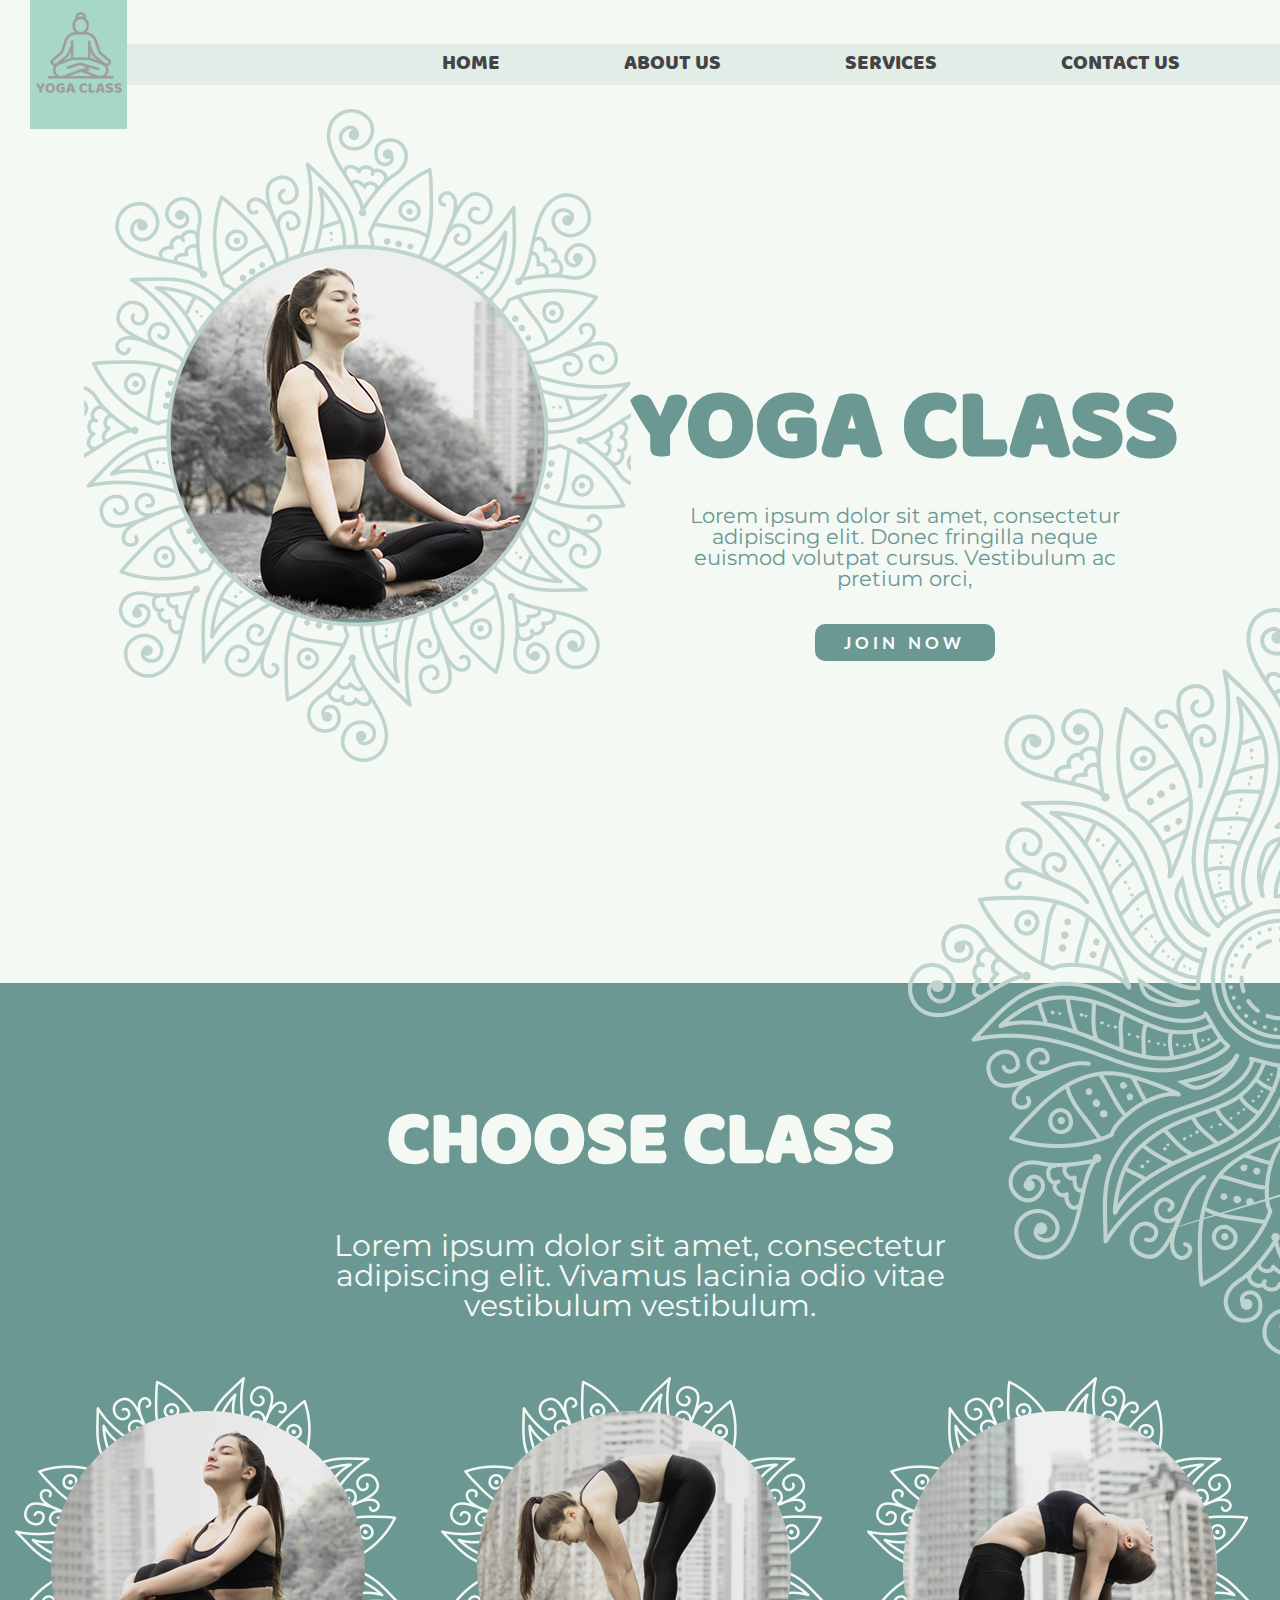
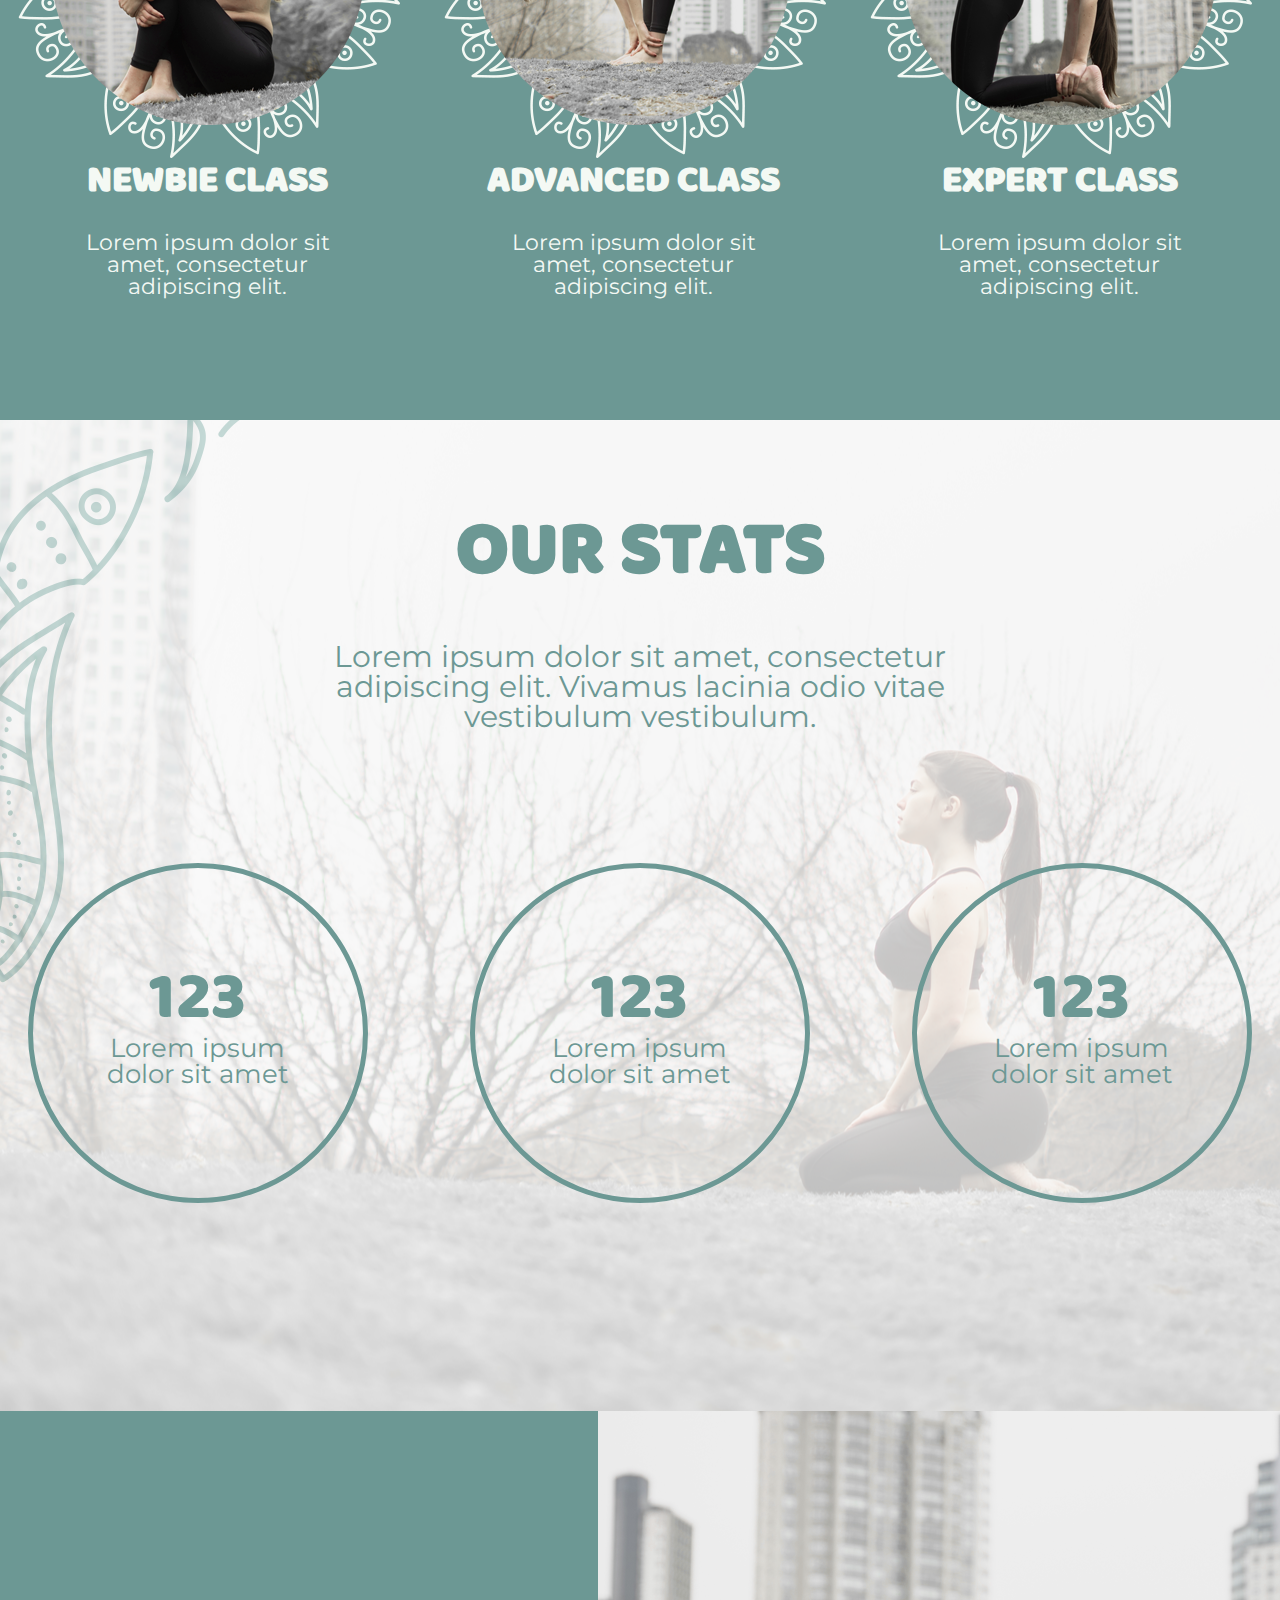
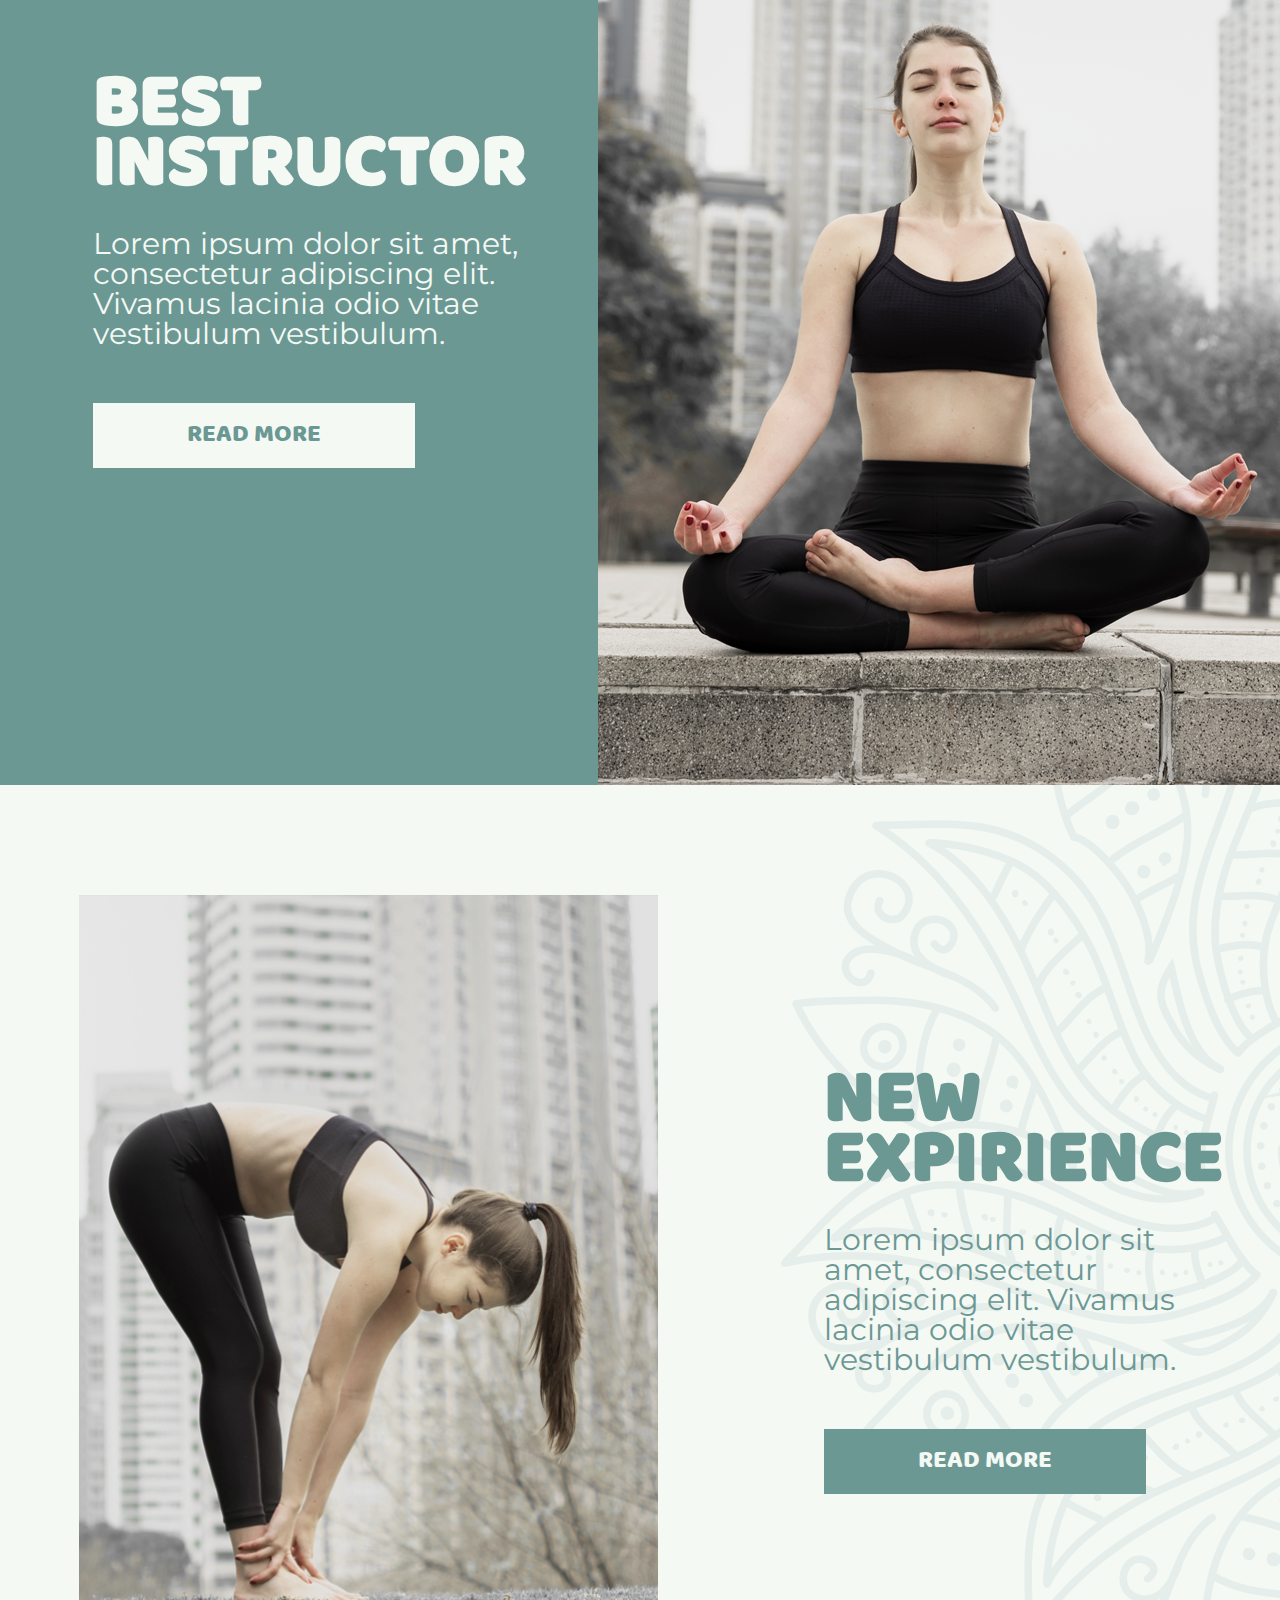
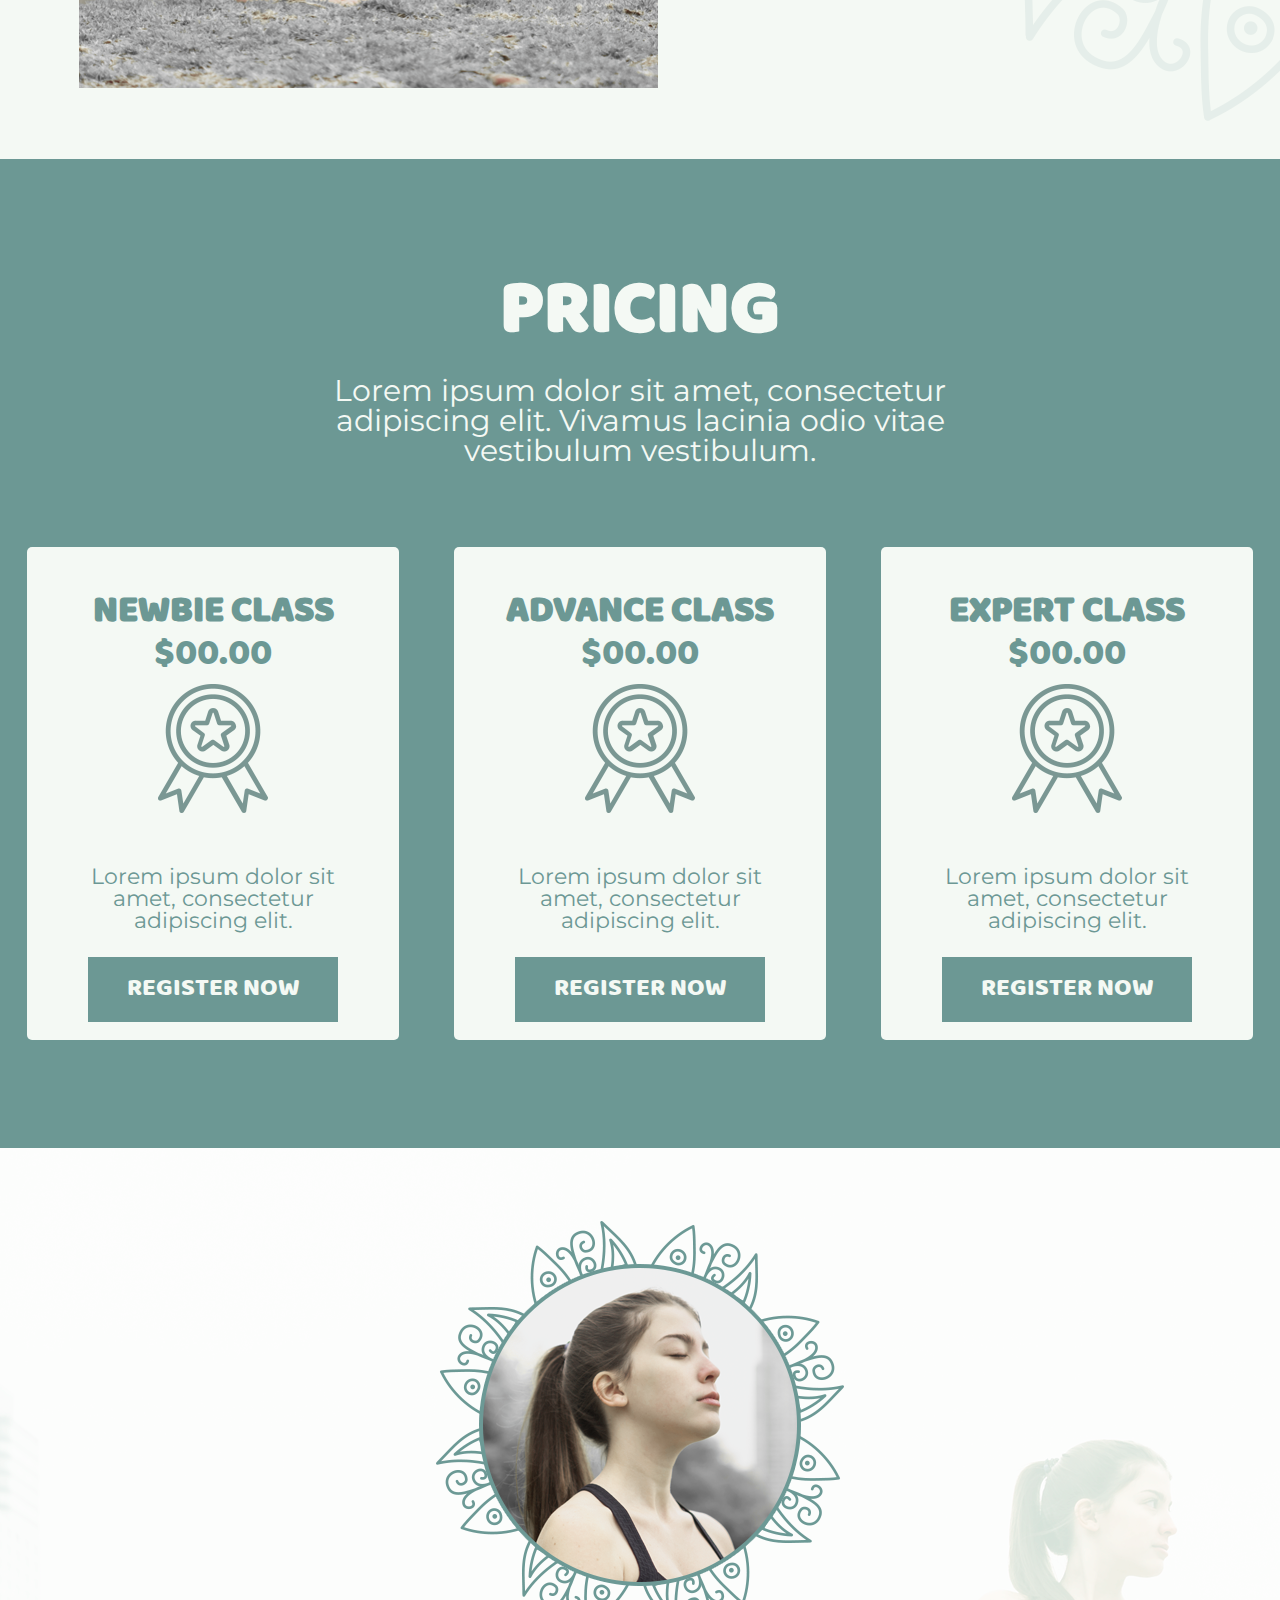
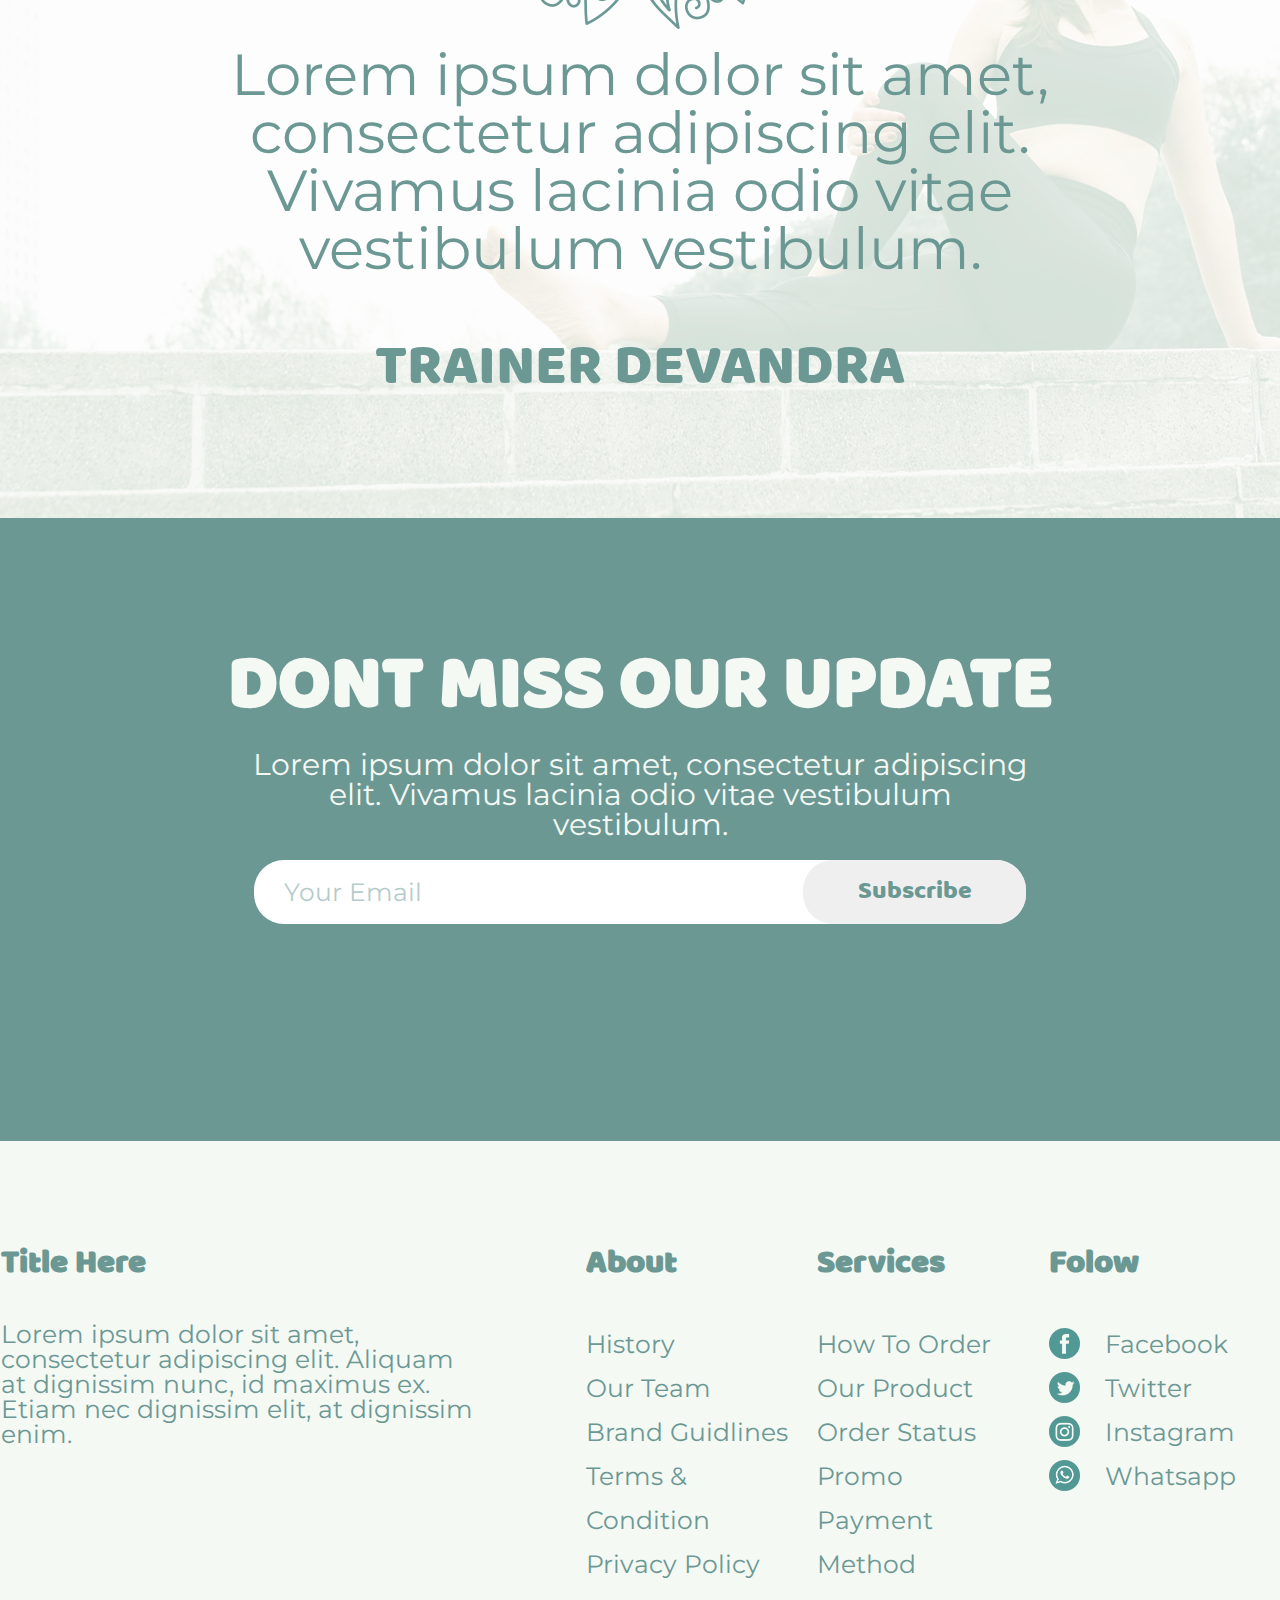
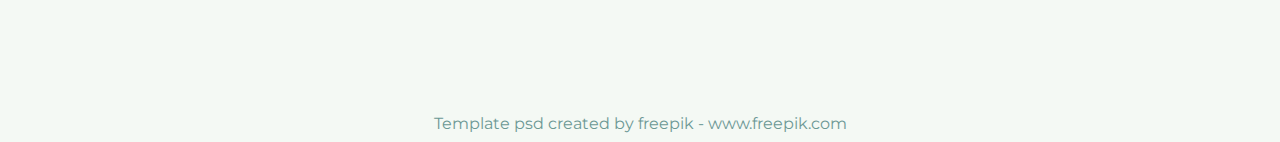
<file: yoga-class/index.html>
<!DOCTYPE html>
<html lang="en">
<head>
    <meta charset="UTF-8">
    <meta name="viewport" content="width=device-width, initial-scale=1.0">
    <link href="https://fonts.googleapis.com/css2?family=Lato:wght@700&family=Montserrat&display=swap" rel="stylesheet">
    <link rel="stylesheet" href="style.css">
    <title>Yoga class</title>
</head>
<body>
    <header>
        <div class="header-wrap">
            <div class="logo">
                <img src="img/header-logo.png" alt="company logo">
            </div>
            <nav>
                <ul class="nav-links">
                    <li><a href="#">home</a></li>
                    <li><a href="#">about us</a></li>
                    <li><a href="#">services</a></li>
                    <li><a href="#">contact us</a></li>
                </ul>
            </nav>
        </div>
        <div class="hero">
            <div class="hero-image">
                <img src="img/hero-image.png" alt="a girl setting in a lotus position">
            </div>
            <div class="hero-caption">
                <h1>yoga class</h1>
                <p class="hero-text">
                    Lorem ipsum dolor sit amet, consectetur adipiscing elit. Donec fringilla neque euismod volutpat cursus. Vestibulum ac pretium orci,</p>
                <button class="cta-join">join now</button>
            </div>
        </div>
    </header>
    <div class="border-shape">
        <img src="img/hero-image-shape-2.png" alt="abstract image of a flower">
    </div>
    <section class="classes">
        <div class="choose-class">
            <div class="classes-caption grey">
                <h2>Choose class</h2>
                <p class="caption-text">Lorem ipsum dolor sit amet, consectetur adipiscing elit. Vivamus lacinia odio vitae vestibulum vestibulum.</p>
            </div>
            <ul class="options grey">
                <li>
                    <div class="options-image">
                        <img src="img/class-image-1.png" alt="a girl maditates">
                    </div>
                    <h3>newbie class</h3>
                    <p class="description">Lorem ipsum dolor sit amet, consectetur adipiscing elit.</p>
                </li>
                <li>
                    <div class="options-image">
                        <img src="img/class-image-2.png" alt="a girl does some exersise">
                    </div>
                    <h3>advanced class</h3>
                    <p class="description">Lorem ipsum dolor sit amet, consectetur adipiscing elit.</p>
                </li>
                <li>
                    <div class="options-image">
                        <img src="img/class-image-3.png" alt="a girl stretching">
                    </div>
                    <h3>expert class</h3>
                    <p class="description">Lorem ipsum dolor sit amet, consectetur adipiscing elit.</p>
                </li>
            </ul>
        </div>
    </section>
    <section class="our-stats green">
        <div class="stats-caption">
            <h2>our stats</h2>
            <p class="caption-text">Lorem ipsum dolor sit amet, consectetur adipiscing elit. Vivamus lacinia odio vitae vestibulum vestibulum.</p>
        </div>
        <ul class="stats-info">
            <li>
                <div class="data">
                    <div class="numbers">123</div>
                    <div class="info">Lorem ipsum dolor sit amet</div>
                </div>
            </li>
            <li>
                <div class="data">
                    <div class="numbers">123</div>
                    <div class="info">Lorem ipsum dolor sit amet</div>
                </div>
            </li>
            <li>
                <div class="data">
                    <div class="numbers">123</div>
                    <div class="info">Lorem ipsum dolor sit amet</div>
                </div>
            </li>
        </ul>
        <div class="stats-shape">
            <img src="img/our-stats-shape.png" alt="a part of abstratc flower shape">
        </div>
    </section>
    <section class="best-instructor grey">
        <div class="instructor-caption">
            <h2>best instructor</h2>
            <p class="caption-text">Lorem ipsum dolor sit amet, consectetur adipiscing elit. Vivamus lacinia odio vitae vestibulum vestibulum.</p>
            <button class="more">read more</button>
        </div>
        <img src="img/instructor-img.png" alt="a girl sitting in a lotus position">
    </section>
    <section class="expirience green">
        <img src="img/experience-image.png"  class="expirience-image" alt="a girl is stretching">
        <div class="expirience-caption">
            <h2>new expirience</h2>
            <p class="caption-text">Lorem ipsum dolor sit amet, consectetur adipiscing elit. Vivamus lacinia odio vitae vestibulum vestibulum.</p>
            <button class="more">read more</button>
        </div>
        <div class="expirience-shape">
            <img src="img/experience-shape.png" alt="an abstract image of a plant">
        </div>
    </section>  
    <section class="pricing grey">
        <div class="pricing-caption">
            <h2>pricing</h2>
            <p class="caption-text">Lorem ipsum dolor sit amet, consectetur adipiscing elit. Vivamus lacinia odio vitae vestibulum vestibulum.</p>
        </div>
        <ul class="price green">
            <li>
                <div class="price-card">
                    <h3>newbie class</h3>
                    <div class="cost-1">$00.00</div>
                    <img src="img/pricing-class-ico.png" alt="price icon">
                    <p class="description green">Lorem ipsum dolor sit amet, consectetur adipiscing elit.</p>
                    <button class="register">register now</button>
                </div>
            </li>
            <li>
                <div class="price-card green">
                    <h3>advance class</h3>
                    <div class="cost-1">$00.00</div>
                    <img src="img/pricing-class-ico.png" alt="price icon">
                    <p class="description green">Lorem ipsum dolor sit amet, consectetur adipiscing elit.</p>
                    <button class="register">register now</button>
                </div>
            </li>
            <li>
                <div class="price-card">
                    <h3>expert class</h3>
                    <div class="cost-1">$00.00</div>
                    <img src="img/pricing-class-ico.png" alt="price icon">
                    <p class="description green">Lorem ipsum dolor sit amet, consectetur adipiscing elit.</p>
                    <button class="register">register now</button>
                </div>
            </li>
        </ul>
    </section>
    <section class="trainer">
        <div class="photo">
            <img src="img/trainer-image.png" alt="photo of a trainer">
        </div>
        <div class="trainer-caption">
            <p class="about-trainer">Lorem ipsum dolor sit amet, consectetur adipiscing elit. Vivamus lacinia odio vitae vestibulum vestibulum.</p>
            <p class="name">trainer devandra</p>
        </div>
    </section>
    <section class="subscribe grey">
        <div class="subscribe-caption">
            <h2>dont miss our update</h2>
            <p class="caption-text">Lorem ipsum dolor sit amet, consectetur adipiscing elit. Vivamus lacinia odio vitae vestibulum vestibulum.</p>
            <form>
                <input class="email" type="email" placeholder="your email">
                <input class="sub-btn" type="submit" value="subscribe">
            </form>
        </div>
    </section>
    <footer>
        <div class="footer-wrap green">
            <div class="blog-article">
                <h4>title here</h4>
                <p class="footer-text">Lorem ipsum dolor sit amet, consectetur adipiscing elit. Aliquam at dignissim nunc, id maximus ex. Etiam nec dignissim elit, at dignissim enim.</p>
            </div>
            <ul class="about footer-text">
                <h4>about</h4>
                <li><a href="#">history</a></li>
                <li><a href="#">our team</a></li>
                <li><a href="#">brand guidlines</a></li>
                <li><a href="#">terms & condition</a></li>
                <li><a href="#">privacy policy</a></li>
            </ul>
            <ul class="services footer-text">
                <h4>services</h4>
                <li><a href="#">how to order</a></li>
                <li><a href="#">our product</a></li>
                <li><a href="#">order status</a></li>
                <li><a href="#">promo</a></li>
                <li><a href="#">payment method</a></li>
            </ul>
            <ul class="follow footer-text">
                <h4>folow</h4>
                <li><img src="img/fb-icon.png" alt="facebook icon"><a href="#">facebook</a></li>
                <li><img src="img/twitter-icon.png" alt="twiiter icon"><a href="#">twitter</a></li>
                <li><img src="img/instagram-icon.png" alt="instagram icon"><a href="#">instagram</a></li>
                <li><img src="img/whatsapp-icon.png" alt="whatsapp-icon"><a href="#">whatsapp</a></li>
            </ul>
        </div>
        <div class="attribution">
            <a href="https://www.freepik.com/free-photos-vectors/template">Template psd created by freepik - www.freepik.com</a>
        </div>
    </footer>
</body>
</html>
</file>
<file: burger week/style.css>
/* сброс стилей браузера */
html, body, div, span, object, iframe, h1, h2, h3, h4, h5, h6, p, blockquote, pre, a, abbr, acronym, address, big, cite, code, del, dfn, em, img, ins, kbd, q, s, samp,small, strike, strong, sub, sup, tt, var, b, u, i, center, dl, dt, dd, ol, ul, li, fieldset, form, label, legend,
table, caption, tbody, tfoot, thead, tr, th, td, article, aside, canvas, details, embed, 
figure, figcaption, footer, header, hgroup, menu, nav, output, ruby, section, summary,
time, mark, audio, video {
	margin: 0;
	padding: 0;
	border: 0;
    font-size: 100%;
	vertical-align: baseline;
}
article, aside, details, figcaption, figure, footer, header, hgroup, menu, nav, section {
	display: block;	
}

/* h1, h2, h3, h4, h5, h6 {
	line-height: 1;
} */

html {
    font-size: 62.5%; /*(10px*100%)/16px=62.5% for using rem units in this case 1 rem = 10 px*/ 
}

body {
	box-sizing: border-box;
    line-height: 1;
}
ol, li, ul { 
	padding-left: 0;
	list-style: none;
}
table {
	border-collapse: collapse;
	border-spacing: 0;
} 

button, button:active, button:focus {
    outline: none;
}

a {
    text-decoration: none;
    color: #000;
}

@font-face {
    font-family: 'bebas_neueregular';
    src: url('fonts/bebasneue-regular-webfont.woff2') format('woff2'),
         url('fonts/bebasneue-regular-webfont.woff') format('woff');
    font-weight: normal;
    font-style: normal;
}

@font-face {
    font-family: 'bebas_neuebold';
    src: url('fonts/bebasneue-bold-webfont.woff2') format('woff2'),
         url('fonts/bebasneue-bold-webfont.woff') format('woff');
    font-weight: normal;
    font-style: normal;
}
/* конец кода сброса стилей браузера */

/* font-family: 'Alfa Slab One', cursive; */


/* header part  */

body {
    max-width: 144rem;
    width: 100%;
    height: auto;
    margin: 0 auto;
    color: #3d2514;
}

header {
    max-width: 144rem;
    width: 100%;
    height: auto;
    background: url(img/hero-bg3.png) no-repeat center;
}

.content-wrap {
    max-width: 132.6rem;
    width: 100%;
    margin: 0 auto;
}

.delivery {
    display: flex;
    justify-content: flex-end;
    align-items: center;
    margin-top: 0;
}

.delivery span {
    font-size: 1.7rem;
    font-family: 'Montserrat', sans-serif;
    font-weight: 700;
    /* color: #3d2514; */
    line-height: 7.1rem;
    margin-left: 1rem;
}

.header-navigation {
    display: flex;
    justify-content: space-between;
    align-items: center;
}

.nav-bar {
    max-width: 47.8rem;
    width: 100%;
    display: block; 
}

.nav-bar li {
    display: inline-block;
    margin-right: 5rem;
}

.nav-bar li:last-child {
    margin-right: 0;
}

.nav-bar li a {
    font-family: 'bebas_neuebold', sans-serif;
    text-transform: uppercase;
    font-size: 2.1rem;
    letter-spacing: .2rem;
}

.hero {
    display: flex;
    justify-content: space-between;
    padding-bottom: 8.1rem;
}

.hero-caption {
    max-width: 52.8rem;
    width: 45%;
}

.hero-quote {
    display: block;
    max-width: 40.4rem;
    font-family: 'bebas_neueregular', sans-serif;
    font-size: 2.4rem;
    line-height: 3.3rem;
    text-transform: uppercase;
    border: 2px #3d2514 dashed;
    text-align: center;
    margin-top: 17.5rem;
}

.hero-caption h1 {
    font-family: 'Alfa Slab One', cursive;
    font-size: 11.4rem;
    text-transform: uppercase;
    text-shadow: .4rem .5rem #fee8bc;
}

.hero-caption span {
    font-family: 'Alfa Slab One', cursive;
    font-size: 5.6rem;
    text-transform: uppercase;
    text-shadow: .4rem .5rem #fee8bc;
    line-height: 1.09;
}

.hero-image {
    max-width: 63.3rem;
    height: auto;
    width: 45%;
    margin-top: 7.8rem;
    margin-left: 21rem;
    position: relative;
    display: flex;
    justify-content: flex-end;
}

.special {
    position: absolute;
    top: 36.2rem;
    left: -5.1rem;
    z-index: 2;
}

/* try it part  */

.try-it {
    width: 100%;
    margin-top: 7.9rem;
    margin-bottom: 7.1rem;
}

.options {
    display: flex;
    justify-content: space-between;
    margin-left: 10.9rem;
    margin-right: 9.7rem;
}

.options p {
    font-family: 'bebas_neueregular', sans-serif;
    color: #ffffff;
    padding-left: 2.4rem;
}

.try {
    font-size: 2.5rem;
    line-height: 1.5;
    padding-top: 3.1rem;
}

.fun-taste .offer {
    max-width: 15.4rem;
    width: 100%;
}

.offer {
    font-size: 4.2rem;
    line-height: 0.9;
}

.popular {
    max-width: 59.6rem;
    width: 100%;
    height: 42rem;
    border: none;
    border-radius: .6rem;
    background: url(img/try-it-big.png) no-repeat center;
}

.small {
    max-width: 59.6rem;
    width: 100%;
    height: 42rem;
    border: none;
    margin-left: 4.2rem; 
}

.fun-taste, .fresh-chili {
    max-width: 59.6rem;
    width: 100%;
    height: 19.2rem;
    border: none;
    border-radius: .6rem;
} 

.fun-taste {
    background: url(img/try-it-2.png) no-repeat center;
    margin-bottom: 3.5rem;
}

.fresh-chili {
    background: url(img/try-it-3.png) no-repeat center;
}

/* choise part  */

.choise {
    max-width: 144rem;
    width: 100%;
    height: auto;
    margin-bottom: 15.6rem;
}

.choise-caption {
    max-width: 110.5rem;
    width: 100%;
    height: auto;
    margin: 0 auto;
    text-align: center;
}

.choise-subtitle {
    font-family: 'bebas_neueregular', sans-serif;
    font-size: 2.5rem;
    line-height: 1.5;
    text-transform: uppercase;
    background-color: #ffc045;
    max-width: 21.8rem;
    margin: 0 auto;
} 

.choise-caption h2 {
    font-family: 'Alfa Slab One', cursive;
    font-size: 5rem;
    text-transform: uppercase;
    margin-top: 3.9rem;
    margin-bottom: 3.1rem;
}

.text {
    font-family: 'Montserrat', sans-serif;
    font-size: 1.7rem;
    line-height: 1.7;
    margin-bottom: 5.47rem;
}

.choise-option {
    max-width: 132rem;
    width: 100%;
    height: auto;
    margin: 0 auto;
    display: flex;
    justify-content: space-around;
    align-items: baseline;   
}

.option-card img {
    max-width: 35rem;
    width: 100%;
    height: auto;
}

.card-caption {
    max-width: 36.8rem;
    width: 100%;
    height: auto;
    margin: 0 auto;
    text-align: center;
}

.option-text {
    font-family: 'Montserrat', sans-serif;
    font-size: 1.7rem;
    line-height: 1.2;
    margin: 2.3rem 0;
}

.card-title {
    font-family: 'bebas_neueregular', sans-serif;
    font-size: 3.8rem;
    text-transform: uppercase;
}

.order-btn {
    max-width: 19.5rem;
    width: 100%;
    height: 5.7rem;
    background-color: #bf2222;
    border: none;
}

.order-btn a {
    font-family: 'Alfa Slab One', cursive;
    font-size: 1.7rem;
    text-transform: uppercase;
    color: #ffffff;
}

/* discover part  */

.discover {
    max-width: 137.9rem;
    width: 95%;
    height: auto;
    margin: 0 auto;
    -webkit-box-shadow: 23px 20px 30px 0px rgba(0, 0, 0, 0.2);
    -moz-box-shadow:    23px 20px 30px 0px rgba(0, 0, 0, 0.2);
    box-shadow:         23px 20px 30px 0px rgba(0, 0, 0, 0.2);
    margin-bottom: 6.4rem;
}

.discover-caption {
    max-width: 53.1rem;
    width: 100%;
    height: auto;
}

.caption-subtitle {
    font-family: 'bebas_neueregular', sans-serif;
    font-size: 2.9rem;
    line-height: 1.6;
    color: #3d3d3d;
    text-transform: uppercase;
}

.caption-title {
    font-family: 'Alfa Slab One', cursive; 
    font-size: 4.2rem;
    line-height: 1.1;
    text-transform: uppercase;
}

.caption-text {
    font-family: 'Montserrat', sans-serif;
    font-size: 2.1rem;
    line-height: 1.6;
    color: #3d3d3d;
    margin-right: 2.2rem;
    margin-top: 4.35rem;
}

.discover-image {
    max-width: 65.9rem;
    width: 100%;
    height: auto;
}

.discover-image img {
    width: 100%;
}

.discover-wrap {
    padding-top: 2.5rem;
    padding-bottom: 2.8rem;
    padding-right: 2.6rem;
    padding-left: 5.3rem;
    margin: 0 auto;
    display: flex;
    justify-content: center;
}

.counter {
    display: flex;
    justify-content: space-evenly;
    max-width: 6.7rem;
    height: auto;
    margin-left: -.5rem;
    margin-top: 7rem;
}

.counter li {
    width: 1.7rem;
    height: 1.7rem;
    border-radius: 50%;
    background-color: #dcdcdc;
}

li.active-dot {
    background-color: #ffc045; 
}

/* reservation part  */

.reservation {
    max-width: 144rem;
    width: 100%;
    height: auto;
}

.reservation-caption {
    max-width: 57.5rem;
    width: 100%;
    height: auto;
    margin: 0 auto;
    text-align: center;
}

.res-subtitle {
    font-family: 'bebas_neueregular', sans-serif;
    font-size: 2.9rem;
    line-height: 1.6;
    letter-spacing: .17rem;
}

.reservation-caption h3 {
    font-family: 'Alfa Slab One', cursive;
    font-size: 5rem;
    line-height: .9;
    letter-spacing: .3rem;
    text-transform: uppercase;
    margin-top: 2.3rem;
    margin-bottom: 8.9rem;
}

.reservation form {
    max-width: 78.2rem;
    width: 100%;
    margin: 0 auto;
    display: flex;
    justify-content: space-around;
    margin-bottom: 17.7rem;
    
}
.reservation form input {
    max-width: 37.9rem;
    width: 100%;
    height: 6.5rem;
    box-sizing: border-box;
    margin-bottom: 2.7rem;
    border: .1rem solid #bebebe;
    border-radius: .3rem;
    font-family: 'bebas_neueregular', sans-serif;
    font-size: 2.1rem;
    line-height: 2.2;
    color: #3d3d3d;
    text-transform: uppercase;
    padding-left: 2.3rem;
}

.res-btn {
    box-sizing: border-box;
    max-width: 37.9rem;
    width: 100%;
    height: 6.5rem;
    border: .1rem solid #bebebe;
    border-radius: .3rem;
    cursor: pointer;
    background-color: #bf2222;
    font-family: 'Alfa Slab One', cursive;
    font-size: 2.1rem;
    line-height: 2.2;
    color: #ffffff;
    text-transform: uppercase;
}

.reservation ::placeholder {
    font-family: 'bebas_neueregular', sans-serif;
    font-size: 2.1rem;
    line-height: 2.2;
    color: #3d3d3d;
    text-transform: uppercase;
}

.reservation-burger {
    position: absolute;
    top: 282.8rem;
    left: -2rem;
}

.reservation-sauce {
    position: absolute;
    top: 303.3rem;
    left: 8.1rem;
}

.reservation-plate {
    position: absolute;
    top: 307rem;
    right: 0;
}

/* footer part  */

footer {
    max-width: 132.6rem;
    width: 100%;
    height: auto;
    color: #ffffff;
    background: url(img/footer-bg.png) no-repeat center;
}

.footer-wrap {
    max-width: 125.6rem;
    width: 100%;
    height: auto;
    margin: 0 auto;
}

.footer-text {
    display: flex;
    justify-content: space-between;
    padding-top: 8.4rem;
}

.footer-info {
    max-width: 519.6rem;
    width: 50%;
    height: auto;
}

.contacts {
    max-width: 30rem;
    width: 50%;
    height: auto;
    margin-top: 16rem;
    padding-right: 9rem;
    font-family: 'bebas_neueregular', sans-serif;
    font-size: 2.1rem;
    line-height: 1.8;
    text-transform: uppercase;
}

.contacts img {
    margin-right: 3.5rem;
}

.adress, .mail {
    display: flex;
    align-items: center;
}

.adress {
    margin-bottom: .8rem;
}

.info-text {
    font-family: 'Montserrat', sans-serif;
    font-size: 1.7rem;
    line-height: 1.5;
    margin-top: 4.75rem;
    margin-bottom: 15.34rem;
    padding-right: 8rem;
}

.footer-socials {
    display: flex;
    justify-content: space-between;
    align-items: center;
    padding-bottom: 2.2rem;
}

.footer-socials p {
    font-family: 'bebas_neueregular', sans-serif;
    font-size: 1.7rem;
    text-transform: uppercase;
}

.social-links {
    max-width: 15.2rem;
    width: 100%;
    height: auto;
    display: flex;
    justify-content: space-evenly;
}


.attribution {
    font-family: 'Montserrat', sans-serif;
    font-size: 1.6rem;
    color: #000000;
    text-align: center;
    display: block;
    margin: 0 auto;
    margin: 2rem 0;
}


/* font-family: 'Alfa Slab One', cursive; */
</file>
<file: burger-week/style.css>
/* сброс стилей браузера */
html, body, div, span, object, iframe, h1, h2, h3, h4, h5, h6, p, blockquote, pre, a, abbr, acronym, address, big, cite, code, del, dfn, em, img, ins, kbd, q, s, samp,small, strike, strong, sub, sup, tt, var, b, u, i, center, dl, dt, dd, ol, ul, li, fieldset, form, label, legend,
table, caption, tbody, tfoot, thead, tr, th, td, article, aside, canvas, details, embed, 
figure, figcaption, footer, header, hgroup, menu, nav, output, ruby, section, summary,
time, mark, audio, video {
	margin: 0;
	padding: 0;
	border: 0;
    font-size: 100%;
	vertical-align: baseline;
}
article, aside, details, figcaption, figure, footer, header, hgroup, menu, nav, section {
	display: block;	
}

/* h1, h2, h3, h4, h5, h6 {
	line-height: 1;
} */

html {
    font-size: 62.5%; /*(10px*100%)/16px=62.5% for using rem units in this case 1 rem = 10 px*/ 
}

body {
	box-sizing: border-box;
    line-height: 1;
}
ol, li, ul { 
	padding-left: 0;
	list-style: none;
}
table {
	border-collapse: collapse;
	border-spacing: 0;
} 

button, button:active, button:focus {
    outline: none;
}

a {
    text-decoration: none;
    color: #000;
}

@font-face {
    font-family: 'bebas_neueregular';
    src: url('fonts/bebasneue-regular-webfont.woff2') format('woff2'),
         url('fonts/bebasneue-regular-webfont.woff') format('woff');
    font-weight: normal;
    font-style: normal;
}

@font-face {
    font-family: 'bebas_neuebold';
    src: url('fonts/bebasneue-bold-webfont.woff2') format('woff2'),
         url('fonts/bebasneue-bold-webfont.woff') format('woff');
    font-weight: normal;
    font-style: normal;
}
/* конец кода сброса стилей браузера */

/* font-family: 'Alfa Slab One', cursive; */


/* header part  */

body {
    max-width: 144rem;
    width: 100%;
    height: auto;
    margin: 0 auto;
    color: #3d2514;
}

header {
    max-width: 144rem;
    width: 100%;
    height: auto;
    background: url(img/hero-bg3.png) no-repeat center;
}

.content-wrap {
    max-width: 132.6rem;
    width: 100%;
    margin: 0 auto;
}

.delivery {
    display: flex;
    justify-content: flex-end;
    align-items: center;
    margin-top: 0;
}

.delivery span {
    font-size: 1.7rem;
    font-family: 'Montserrat', sans-serif;
    font-weight: 700;
    /* color: #3d2514; */
    line-height: 7.1rem;
    margin-left: 1rem;
}

.header-navigation {
    display: flex;
    justify-content: space-between;
    align-items: center;
}

.nav-bar {
    max-width: 47.8rem;
    width: 100%;
    display: block; 
}

.nav-bar li {
    display: inline-block;
    margin-right: 5rem;
}

.nav-bar li:last-child {
    margin-right: 0;
}

.nav-bar li a {
    font-family: 'bebas_neuebold', sans-serif;
    text-transform: uppercase;
    font-size: 2.1rem;
    letter-spacing: .2rem;
}

.hero {
    display: flex;
    justify-content: space-between;
    padding-bottom: 8.1rem;
}

.hero-caption {
    max-width: 52.8rem;
    width: 45%;
}

.hero-quote {
    display: block;
    max-width: 40.4rem;
    font-family: 'bebas_neueregular', sans-serif;
    font-size: 2.4rem;
    line-height: 3.3rem;
    text-transform: uppercase;
    border: 2px #3d2514 dashed;
    text-align: center;
    margin-top: 17.5rem;
}

.hero-caption h1 {
    font-family: 'Alfa Slab One', cursive;
    font-size: 11.4rem;
    text-transform: uppercase;
    text-shadow: .4rem .5rem #fee8bc;
}

.hero-caption span {
    font-family: 'Alfa Slab One', cursive;
    font-size: 5.6rem;
    text-transform: uppercase;
    text-shadow: .4rem .5rem #fee8bc;
    line-height: 1.09;
}

.hero-image {
    max-width: 63.3rem;
    height: auto;
    width: 45%;
    margin-top: 7.8rem;
    margin-left: 21rem;
    position: relative;
    display: flex;
    justify-content: flex-end;
}

.special {
    position: absolute;
    top: 36.2rem;
    left: -5.1rem;
    z-index: 2;
}

/* try it part  */

.try-it {
    width: 100%;
    margin-top: 7.9rem;
    margin-bottom: 7.1rem;
}

.options {
    display: flex;
    justify-content: space-between;
    margin-left: 10.9rem;
    margin-right: 9.7rem;
}

.options p {
    font-family: 'bebas_neueregular', sans-serif;
    color: #ffffff;
    padding-left: 2.4rem;
}

.try {
    font-size: 2.5rem;
    line-height: 1.5;
    padding-top: 3.1rem;
}

.fun-taste .offer {
    max-width: 15.4rem;
    width: 100%;
}

.offer {
    font-size: 4.2rem;
    line-height: 0.9;
}

.popular {
    max-width: 59.6rem;
    width: 100%;
    height: 42rem;
    border: none;
    border-radius: .6rem;
    background: url(img/try-it-big.png) no-repeat center;
}

.small {
    max-width: 59.6rem;
    width: 100%;
    height: 42rem;
    border: none;
    margin-left: 4.2rem; 
}

.fun-taste, .fresh-chili {
    max-width: 59.6rem;
    width: 100%;
    height: 19.2rem;
    border: none;
    border-radius: .6rem;
} 

.fun-taste {
    background: url(img/try-it-2.png) no-repeat center;
    margin-bottom: 3.5rem;
}

.fresh-chili {
    background: url(img/try-it-3.png) no-repeat center;
}

/* choise part  */

.choise {
    max-width: 144rem;
    width: 100%;
    height: auto;
    margin-bottom: 15.6rem;
}

.choise-caption {
    max-width: 110.5rem;
    width: 100%;
    height: auto;
    margin: 0 auto;
    text-align: center;
}

.choise-subtitle {
    font-family: 'bebas_neueregular', sans-serif;
    font-size: 2.5rem;
    line-height: 1.5;
    text-transform: uppercase;
    background-color: #ffc045;
    max-width: 21.8rem;
    margin: 0 auto;
} 

.choise-caption h2 {
    font-family: 'Alfa Slab One', cursive;
    font-size: 5rem;
    text-transform: uppercase;
    margin-top: 3.9rem;
    margin-bottom: 3.1rem;
}

.text {
    font-family: 'Montserrat', sans-serif;
    font-size: 1.7rem;
    line-height: 1.7;
    margin-bottom: 5.47rem;
}

.choise-option {
    max-width: 132rem;
    width: 100%;
    height: auto;
    margin: 0 auto;
    display: flex;
    justify-content: space-around;
    align-items: baseline;   
}

.option-card img {
    max-width: 35rem;
    width: 100%;
    height: auto;
}

.card-caption {
    max-width: 36.8rem;
    width: 100%;
    height: auto;
    margin: 0 auto;
    text-align: center;
}

.option-text {
    font-family: 'Montserrat', sans-serif;
    font-size: 1.7rem;
    line-height: 1.2;
    margin: 2.3rem 0;
}

.card-title {
    font-family: 'bebas_neueregular', sans-serif;
    font-size: 3.8rem;
    text-transform: uppercase;
}

.order-btn {
    max-width: 19.5rem;
    width: 100%;
    height: 5.7rem;
    background-color: #bf2222;
    border: none;
}

.order-btn a {
    font-family: 'Alfa Slab One', cursive;
    font-size: 1.7rem;
    text-transform: uppercase;
    color: #ffffff;
}

/* discover part  */

.discover {
    max-width: 137.9rem;
    width: 95%;
    height: auto;
    margin: 0 auto;
    -webkit-box-shadow: 23px 20px 30px 0px rgba(0, 0, 0, 0.2);
    -moz-box-shadow:    23px 20px 30px 0px rgba(0, 0, 0, 0.2);
    box-shadow:         23px 20px 30px 0px rgba(0, 0, 0, 0.2);
    margin-bottom: 6.4rem;
}

.discover-caption {
    max-width: 53.1rem;
    width: 100%;
    height: auto;
}

.caption-subtitle {
    font-family: 'bebas_neueregular', sans-serif;
    font-size: 2.9rem;
    line-height: 1.6;
    color: #3d3d3d;
    text-transform: uppercase;
}

.caption-title {
    font-family: 'Alfa Slab One', cursive; 
    font-size: 4.2rem;
    line-height: 1.1;
    text-transform: uppercase;
}

.caption-text {
    font-family: 'Montserrat', sans-serif;
    font-size: 2.1rem;
    line-height: 1.6;
    color: #3d3d3d;
    margin-right: 2.2rem;
    margin-top: 4.35rem;
}

.discover-image {
    max-width: 65.9rem;
    width: 100%;
    height: auto;
}

.discover-image img {
    width: 100%;
}

.discover-wrap {
    padding-top: 2.5rem;
    padding-bottom: 2.8rem;
    padding-right: 2.6rem;
    padding-left: 5.3rem;
    margin: 0 auto;
    display: flex;
    justify-content: center;
}

.counter {
    display: flex;
    justify-content: space-evenly;
    max-width: 6.7rem;
    height: auto;
    margin-left: -.5rem;
    margin-top: 7rem;
}

.counter li {
    width: 1.7rem;
    height: 1.7rem;
    border-radius: 50%;
    background-color: #dcdcdc;
}

li.active-dot {
    background-color: #ffc045; 
}

/* reservation part  */

.reservation {
    max-width: 144rem;
    width: 100%;
    height: auto;
}

.reservation-caption {
    max-width: 57.5rem;
    width: 100%;
    height: auto;
    margin: 0 auto;
    text-align: center;
}

.res-subtitle {
    font-family: 'bebas_neueregular', sans-serif;
    font-size: 2.9rem;
    line-height: 1.6;
    letter-spacing: .17rem;
}

.reservation-caption h3 {
    font-family: 'Alfa Slab One', cursive;
    font-size: 5rem;
    line-height: .9;
    letter-spacing: .3rem;
    text-transform: uppercase;
    margin-top: 2.3rem;
    margin-bottom: 8.9rem;
}

.reservation form {
    max-width: 78.2rem;
    width: 100%;
    margin: 0 auto;
    display: flex;
    justify-content: space-around;
    margin-bottom: 17.7rem;
    
}
.reservation form input {
    max-width: 37.9rem;
    width: 100%;
    height: 6.5rem;
    box-sizing: border-box;
    margin-bottom: 2.7rem;
    border: .1rem solid #bebebe;
    border-radius: .3rem;
    font-family: 'bebas_neueregular', sans-serif;
    font-size: 2.1rem;
    line-height: 2.2;
    color: #3d3d3d;
    text-transform: uppercase;
    padding-left: 2.3rem;
}

.res-btn {
    box-sizing: border-box;
    max-width: 37.9rem;
    width: 100%;
    height: 6.5rem;
    border: .1rem solid #bebebe;
    border-radius: .3rem;
    cursor: pointer;
    background-color: #bf2222;
    font-family: 'Alfa Slab One', cursive;
    font-size: 2.1rem;
    line-height: 2.2;
    color: #ffffff;
    text-transform: uppercase;
}

.reservation ::placeholder {
    font-family: 'bebas_neueregular', sans-serif;
    font-size: 2.1rem;
    line-height: 2.2;
    color: #3d3d3d;
    text-transform: uppercase;
}

.reservation-burger {
    position: absolute;
    top: 282.8rem;
    left: -2rem;
}

.reservation-sauce {
    position: absolute;
    top: 303.3rem;
    left: 8.1rem;
}

.reservation-plate {
    position: absolute;
    top: 307rem;
    right: 0;
}

/* footer part  */

footer {
    max-width: 132.6rem;
    width: 100%;
    height: auto;
    color: #ffffff;
    background: url(img/footer-bg.png) no-repeat center;
}

.footer-wrap {
    max-width: 125.6rem;
    width: 100%;
    height: auto;
    margin: 0 auto;
}

.footer-text {
    display: flex;
    justify-content: space-between;
    padding-top: 8.4rem;
}

.footer-info {
    max-width: 519.6rem;
    width: 50%;
    height: auto;
}

.contacts {
    max-width: 30rem;
    width: 50%;
    height: auto;
    margin-top: 16rem;
    padding-right: 9rem;
    font-family: 'bebas_neueregular', sans-serif;
    font-size: 2.1rem;
    line-height: 1.8;
    text-transform: uppercase;
}

.contacts img {
    margin-right: 3.5rem;
}

.adress, .mail {
    display: flex;
    align-items: center;
}

.adress {
    margin-bottom: .8rem;
}

.info-text {
    font-family: 'Montserrat', sans-serif;
    font-size: 1.7rem;
    line-height: 1.5;
    margin-top: 4.75rem;
    margin-bottom: 15.34rem;
    padding-right: 8rem;
}

.footer-socials {
    display: flex;
    justify-content: space-between;
    align-items: center;
    padding-bottom: 2.2rem;
}

.footer-socials p {
    font-family: 'bebas_neueregular', sans-serif;
    font-size: 1.7rem;
    text-transform: uppercase;
}

.social-links {
    max-width: 15.2rem;
    width: 100%;
    height: auto;
    display: flex;
    justify-content: space-evenly;
}


.attribution {
    font-family: 'Montserrat', sans-serif;
    font-size: 1.6rem;
    color: #000000;
    text-align: center;
    display: block;
    margin: 0 auto;
    margin: 2rem 0;
}
</file>
<file: freshy/css/style.css>
*, *:before, *:after {
    padding: 0;
    margin: 0;
    border: 0;
    box-sizing: border-box;
}

body {
    max-width: 1280px;
    width: 100%;
    margin: 0 auto;
    font-family: 'Montserrat', sans-serif;
}

p {
    font-family: 'Hind', sans-serif;
    font-size: 14px;
    line-height: 1.5;
    color: #737373;
}

header {
    max-width: 1280px;
    width: 100%;
    height: 600px;
    display: block;
    background: url(../img/hero-bg.png) no-repeat center;
    color: #ffffff;
    margin: 0 0 130px 0;
}

.content {
    max-width: 1170px;
    margin: 0 auto;
}

.header__row {
    display: flex;
    justify-content: space-between;
    align-items: center;
    padding: 31px 0 0 0;
    position: relative;
}

a.header__logo:hover {
    border-bottom: 1px solid #ffffff;
}

.header__logo img {
    max-width: 100%;
}

.header__nav {
    position: relative;
}

.header__nav ul {
    display: flex;
    align-items: center;
}

.header__nav li {
    list-style: none;
}

.header__nav li a {
    color: #ffffff;
    text-decoration: none;
    text-transform: uppercase;
    font-size: 14px;
    font-weight: 700;
    letter-spacing: .04em;
    margin: 0 0 0 20px;
}

.header__nav li a:hover {
    border-bottom: 1px solid #ffffff;
} 

.header__burger {
    display: none;
}

.phone__btn {
    width: 139px;
    height: 38px;
    color: #ffffff;
    text-decoration: none;
    text-transform: uppercase;
    font-size: 14px;
    font-weight: 700;
    line-height: 15px;
    background-color: #00a1eb;
    border-radius: 3px;
    display: flex;
    justify-content: center;
    align-items: center;
    cursor: pointer;
    margin: 0 0 0 10px;
}

.number {
    padding: 3px 0;
}

.number:hover {
    border-bottom: 1px solid #ffffff;
}

.header__headline {
    display: block;
    margin: 188px 0 251px 0;
    text-align: center;
} 

.header__title h1{
    font-size: 79px;
    font-weight: 700;
    line-height: 1;
    letter-spacing: .16em;
}

.header__subtitle {
    font-family: 'Hind';
    font-size: 22px;
    font-weight: bold;
    color: #ffffff;
    text-align: center;
    letter-spacing: 0.16em;
    padding: 30px 0 0 0;
}

/* about section  */

.about { 
    width: 100%;
    margin: 0 0 179px 0;
}

.about__container {
    display: flex;
    justify-content: space-between;
}

.about__caption {
    flex: 0 0 39.91%;
}

.title {
    font-size: 34px;
    font-weight: 700;
    color: #00a1eb;
    position: relative;
    height: 58px;
    display: inline-block;
    margin: 0 0 16px 0;
}

.title:after {
    content: '';
    width: 81px;
    height: 1px;
    background-color: #a1a1a1;
    position: absolute;
}

.caption__title:after {
    bottom: 0;
    left: 0;
}

.caption__title {
    line-height: 0.8;
}

.caption__phone {
    font-size: 22px;
    font-weight: bold;
    color: #00a1eb;
    margin: 20px 0 31px 0;
}

.btn {
    width: 152px;
    height: 60px;
    background-color: #00a1eb;
    color: #ffffff;
    font-family: 'Montserrat', sans-serif;
    font-size: 14px;
    font-weight: 700;
    line-height: 1.07;
    padding: 16px 22px;
    border-radius: 5px;
    border: none;
    outline: none;
    cursor: pointer;
}

.btn:hover {
    background-color: #ffffff;
    color: #00a1eb;
    border: 1px solid #00a1eb;
    padding: 15px 21px;
}

.about__image {
    padding: 0;
    flex: 0 0 51.28%;
    position: relative; 
    display: flex;
    justify-content: flex-end;
    align-items: flex-end;
}

.about__image img {
    width: 100%;
    height: 100%;
    object-fit: cover;
    position: absolute;
    top: 0;
    left: 0;
}

.image__caption {
    position: absolute;
    padding: 38px;
    font-family: 'Montserrat';
    font-size: 22px;
    font-weight: bold;
    color: #ffffff;
}

/* products section  */

.products {
    width: 100%;
    margin: 0 0 102px 0;
}

.products__title {
    display: block;
    text-align: center;
}

.products__title:after {
    bottom: 0;
    left: 50%;
    transform: translate(-50%, -50%);    
}

.products__text {
    display: block;
    max-width: 630px;
    width: 100%;
    margin: 0 auto;
    text-align: center;
    padding: 9px 0 16px 0;
}

.slider__container {
    display: flex;
    justify-content: center;
    max-width: 1280px;
    width: 100%;
    height: 300px;
    margin: 0 0 0 25px;
}

.slider__container .slick-arrow {
    position: absolute;
    top: 50%;
    z-index: 10;
    font-size: 0;
    width: 9px;
    height: 20px;
    margin: -30px 0 0 0;
}

.slider__container .slick-arrow.slick-prev {
    left: -50px;
    width: 41px;
    height: 41px;
    border-radius: 50%;
    border: 1px solid #00a1eb;
    outline: none;
    background: url(../img/left-arrow.png) no-repeat center;
}

.slider__container .slick-arrow.slick-next {
    right: 0;
    width: 41px;
    height: 41px;
    border-radius: 50%;
    border: 1px solid #00a1eb;
    outline: none;
    background: url(../img/right-arrow.png) no-repeat center;
}

.slider__item {
    position: relative;
    margin: 0 0 57px 0;
}

.item__caption {
    position: absolute;
    top: 50%;
    left: 45%;
    transform: translate(-50%, -50%);
    text-align: center;
    color: #ffffff;
}
.item__name { 
    max-width: 179px;
    font-size: 20px;
    font-weight: 700;
}
.item__price {
    font-size: 24px;
    margin: 10px 0 7px 0;
}
.item__btn {
    width: 95px;
    height: 37px;
    background-color: #ffffff;
    color: #00a1eb;
    font-family: 'Montserrat';
    font-size: 14px;
    font-weight: 700;
    line-height: 1.07;
    cursor: pointer;
    border: none;
    outline: none;
    display: none;
}
.item__btn:hover {
    background-color: #00a1eb;
    color: #ffffff;
}

.slider__item:hover .item__btn {
    display: block;
    margin: 0 auto;
}

.products .btn {
    display: block;
    margin: 57px auto;
}

/* services section  */

.services {
    width: 100%;
    margin: 0 0 92px 0;
}

.services__container {
    display: flex;
    justify-content: center;
    flex-wrap: wrap;
}

.services__item {
    max-width: 368px;
    width: 100%;
    display: flex;
    justify-content: center;
    flex-direction: column;
    align-items: center;
    position: relative;
    margin: 0 32px 65px 0;
}

.services__item:last-child {
    margin: 0 0 65px 0;
}

.main-img {
    width: 170px;
    height: 170px;
    border-radius: 50%;
    background-color: #00a1eb;
    display: flex;
    justify-content: center;
    align-items: center;
    z-index: 3;
    position: relative;
} 

.main-img img {
    max-width: 100%;
}

.image__wrap {
    width: 170px;
    height: 170px;
    border-radius: 50%;
    background-color: #ffffff;
    border: 5px solid #00a1eb;
    display: flex;
    justify-content: center;
    align-items: center;
    position: absolute;
    top: 0;
    z-index: 2;
}

.services__item:hover .image__wrap {
    z-index: 5;
}

.services__title {
    margin: 34px 0 22px 0;
    color: #00a1eb;
    font-size: 24px;
    font-weight: 700;
    display: block;
    text-align: center;
    position: relative;
    padding: 0 0 26px 0 ;
}

.services__title:after {
    content: '';
    width: 81px;
    height: 1px;
    background-color: #a1a1a1;
    position: absolute;
    bottom: 0;
    left: 50%;
    transform: translate(-50%, -50%);
}

.services__text {
    margin: 0 -3px;
    text-align: center;
}


.services .btn {
    display: block;
    margin: 0 auto;
    text-align: center;
    line-height: 1.07;
}

/* contacts section  */

.contacts {
    width: 100%;
}

.contacts__container {
    display: flex;
    justify-content: space-between;
}


.contacts__image {
    position: relative;
    clip-path: polygon(0 0, 86% 0, 100% 100%, 0 100%);
    z-index: 5;
}

.contacts__image img {
    width: 100%;
    height: 100%;
    object-fit: cover;
}

.contacts__image:before {
    content: '';
    position: absolute;
    top: 0;
    left: 0;
    bottom: 0;
    right: 0;
    background-color: rgba(46,178,239, 0.8);
    z-index: 1;
}

.contacts__image:hover:before{
    opacity: 0;
}

.contacts__caption {
    background-color: rgba(46,178,239, 0.8); 
    clip-path: polygon(0 0, 100% 0, 100% 100%, 14.9% 100%);
    margin: 0 0 0 -100px;
    padding: 130px 57px 140px 100px;
    position: relative;
    z-index: 3;
    text-align: right;

}
.contacts-title {
    color: #ffffff;
    position: relative;
}

.contacts-title:after {
    background-color: #ffffff;
    position: absolute;
    bottom: 0;
    right: 0;
}

.contacts__text {
    max-width: 517px;
    margin: 26px 0 37px 0;
    padding-left: 20px
}

.contacts__text p {
    color: #ffffff;
}

.contacts__btn {
    width: 105px;
    height: 41px;
    background-color: #ffffff;
    color: #2eb2ef;
    font-family: 'Montserrat', sans-serif;
    font-size: 14px;
    font-weight: 700;
    border-radius: 3px;
    cursor: pointer;
}

.contacts__btn:hover {
    background-color: transparent;
    color: #ffffff;
    border: 1px solid #ffffff;

}   

footer {
    width: 100%;
}

.footer__top {
    display: flex;
    justify-content: center;
    align-items: center;
    margin: 56px 0 73px 0;
}

.nav__item {
    max-width: 270px;
    width: 25%;    
}

.nav__title {
    font-family: 'Hind', sans-serif;
    font-size: 22px;
    font-weight: 700;
    color: #737373;
    margin: 0 0 30px 0;
}

.item__links {
    display: flex;
    flex-direction: column;
    font-family: 'Hind', sans-serif;
    font-size: 14px;
    color: #737373;
    line-height: 1.86;
}

.item__links a {
    font-family: 'Hind', sans-serif;
    font-size: 14px;
    color: #737373;
    text-decoration: none;
    line-height: 1.86;
}

.footer__bottom {
    width: 100%;
    background-color: #282828;
}

.content-wrap {
    display: flex;
    justify-content: space-between;
    color: #ffffff;
    font-size: 14px;
    padding: 54px 0;
}
.atrribution {
    color: #282828;
    text-align: center;
    display: block;
    margin: 0 auto;
    text-decoration: none;
}

@media screen and (max-width: 320px) {
    .header__row {
        padding: 30px;
    }

    .image__wrap {
        margin-left: -16.5px;
    }
}

@media screen and (max-width: 375px) {
    .header__row {
        padding: 30px;
    }

    .image__wrap {
        margin: 0;
    }
}

@media screen and (max-width: 425px) {

    body {
        padding: 10px;
    }

    .header__row {
        padding: 30px;
    }

    .slider__container {
        max-width: 300px;
        margin: 0 auto;
    }

    .header__title h1 {
        font-size: 60px;
    }
}


@media screen and (max-width: 768px) {
    .header__row {
        padding: 30px;
    }

    .nav__item {
        width: 48%;
        margin: 20px 0 0 0; 
        padding-right: 20px;
    }
    .footer__top {
        flex-wrap: wrap;
        margin: 56px 0 73px 60px;
    }

}

/* burger menu  */

@media screen and (max-width: 1024px) {

    body.lock {
        overflow: hidden;
    }

    .header__logo {
        width: 50%;
    }

    .header__burger {
        display: block;
        position: relative;
        width: 30px;
        height: 20px;
        z-index: 3;
        top: -5px;
        right: 0;
    }

    .header__burger:before, 
    .header__burger:after  {
        content: '';
        width: 100%;
        height: 3px;
        background-color:#ffffff;
        position: absolute;
        left: 0;
    }
    
    .header__burger:before {
        top: 0;
    }
    
    .header__burger:after {
        bottom: 0;
    }
    
    .header__burger span {
        content: '';
        width: 100%;
        height: 3px;
        background-color: #ffffff;
        position: absolute;
        top: 8px;
        left: 0;
    }

    .header__burger.active:before {
        transform: rotate(45deg);
        top: 9px;
    }

    .header__burger.active:after {
        transform: rotate(-45deg);
        bottom: 9px;
    }
    .header__burger.active span {
        transform: scale(0);
    }

    .header__nav {
        position: fixed;
        top: -100%;
        left: 0;
        width: 100%;
        height: 100%;
        overflow: auto;
        background-color: cadetblue;
        padding: 70px 10px 20px 10px;
        transition: all .3s ease 0s;
    }

    .header__nav.active {
        top: 0;
    }

    .header__nav ul {
        display: block;
        padding: 0;
    }

    .header__nav ul li {
        margin: 0 0 20px 0;
    }
}
/* burger menu ends  */
</file>
<file: Synth/css/style.css>
html, body, div, span, applet, object, iframe,
h1, h2, h3, h4, h5, h6, p, blockquote, pre,
a, abbr, acronym, address, big, cite, code,
del, dfn, em, img, ins, kbd, q, s, samp,
small, strike, strong, sub, sup, tt, var,
b, u, i, center,
dl, dt, dd, ol, ul, li,
fieldset, form, label, legend,
table, caption, tbody, tfoot, thead, tr, th, td,
article, aside, canvas, details, embed,
figure, figcaption, footer, header, hgroup,
menu, nav, output, ruby, section, summary,
time, mark, audio, video {
  margin: 0;
  padding: 0;
  border: 0;
  font-size: 100%;
  font: inherit;
  vertical-align: baseline;
}

/* HTML5 display-role reset for older browsers */
article, aside, details, figcaption, figure,
footer, header, hgroup, menu, nav, section {
  display: block;
}

body {
  line-height: 1;
}

ol, ul {
  list-style: none;
}

blockquote, q {
  quotes: none;
}

blockquote:before, blockquote:after,
q:before, q:after {
  content: '';
  content: none;
}

table {
  border-collapse: collapse;
  border-spacing: 0;
}

body {
  font-family: 'Open Sans', sans-serif;
  font-size: 16px;
  color: #3E4056;
  margin: 0 auto;
}

.wrapper {
  max-width: 1440px;
  margin: 0 auto;
}

.header {
  background-color: #fff;
  -webkit-filter: drop-shadow(0 12px 12px rgba(0, 0, 0, 0.06));
          filter: drop-shadow(0 12px 12px rgba(0, 0, 0, 0.06));
  height: 112px;
}

.container {
  max-width: 1150px;
  margin: 0 auto;
  padding: 0 10px;
  position: relative;
}

.header-top {
  display: -webkit-box;
  display: -ms-flexbox;
  display: flex;
  -webkit-box-pack: justify;
      -ms-flex-pack: justify;
          justify-content: space-between;
}

.header-top__logo {
  padding: 24px 0;
}

.header-top__items {
  display: -webkit-box;
  display: -ms-flexbox;
  display: flex;
  -webkit-box-align: center;
      -ms-flex-align: center;
          align-items: center;
}

.header-top__avatar {
  margin: 0 20px 0 17px;
  display: -webkit-box;
  display: -ms-flexbox;
  display: flex;
  -webkit-box-align: center;
      -ms-flex-align: center;
          align-items: center;
}

.header-top__avatar img {
  margin: 0 6px;
}

.header-top__avatar img:last-child {
  margin: 0;
}

.header-nav {
  display: -webkit-box;
  display: -ms-flexbox;
  display: flex;
}

.header-nav__link {
  text-decoration: none;
  color: #8B8C9A;
  text-transform: uppercase;
  font-size: 14px;
  font-weight: 600;
  margin: 0 36.5px 0 0;
  line-height: 100%;
}

.header-nav__link:last-child {
  margin: 0;
}

.header-nav__link:hover {
  color: #3E4056;
}

.header-nav__link:hover:after {
  content: " ";
  display: block;
  width: 34px;
  height: 4px;
  background: -webkit-gradient(linear, left top, left bottom, from(#FFB44F), to(#E32C75));
  background: linear-gradient(#FFB44F, #E32C75);
  margin: 19px 0 0 0;
}

.add {
  position: absolute;
  right: 10px;
  top: 81px;
  width: 64px;
  height: 64px;
  border-radius: 50%;
  background: -webkit-gradient(linear, left top, left bottom, from(#FFB44F), to(#E32C75));
  background: linear-gradient(#FFB44F, #E32C75);
  display: -webkit-box;
  display: -ms-flexbox;
  display: flex;
  -webkit-box-pack: center;
      -ms-flex-pack: center;
          justify-content: center;
  -webkit-box-align: center;
      -ms-flex-align: center;
          align-items: center;
}

main {
  background-color: #F7F9FC;
}

.main-wrapper {
  display: -webkit-box;
  display: -ms-flexbox;
  display: flex;
  -webkit-box-pack: justify;
      -ms-flex-pack: justify;
          justify-content: space-between;
  padding: 40px 0 246px 0;
}

.left-side {
  -webkit-box-flex: 33.333%;
      -ms-flex: 33.333%;
          flex: 33.333%;
}

.user {
  display: -webkit-box;
  display: -ms-flexbox;
  display: flex;
  -webkit-box-orient: vertical;
  -webkit-box-direction: normal;
      -ms-flex-direction: column;
          flex-direction: column;
  max-width: 395px;
}

.user__row {
  display: -webkit-box;
  display: -ms-flexbox;
  display: flex;
  -webkit-box-orient: vertical;
  -webkit-box-direction: normal;
      -ms-flex-direction: column;
          flex-direction: column;
}

.user__column {
  display: -webkit-box;
  display: -ms-flexbox;
  display: flex;
  -webkit-box-orient: horizontal;
  -webkit-box-direction: normal;
      -ms-flex-direction: row;
          flex-direction: row;
}

.user__item {
  margin: 0 25px 0 0;
}

.user__itemlast-child {
  margin: 0;
}

.user__name {
  max-width: 145px;
  font-family: 'Montserrat', sans-serif;
  font-size: 24px;
  font-weight: 600;
  line-height: 26px;
}

.user__nickname {
  line-height: 20px;
  letter-spacing: -0.5px;
  margin: 8px 0 16px 0;
}

.user__profile {
  display: -webkit-box;
  display: -ms-flexbox;
  display: flex;
  -webkit-box-align: center;
      -ms-flex-align: center;
          align-items: center;
}

.user__profile a {
  color: #F05D63;
  margin: 0 0 0 8px;
}

.user__option {
  cursor: pointer;
  display: -webkit-box;
  display: -ms-flexbox;
  display: flex;
  -webkit-box-orient: vertical;
  -webkit-box-direction: normal;
      -ms-flex-direction: column;
          flex-direction: column;
  -webkit-box-pack: center;
      -ms-flex-pack: center;
          justify-content: center;
  -webkit-box-align: stretch;
      -ms-flex-align: stretch;
          align-items: stretch;
  width: 176px;
  height: 124px;
  background-color: #FFF;
  opacity: 0;
  visibility: hidden;
  border-radius: 8px;
  margin: 20px 0 0 0;
  -webkit-filter: drop-shadow(0 24px 24px rgba(0, 0, 0, 0.12));
          filter: drop-shadow(0 24px 24px rgba(0, 0, 0, 0.12));
}

.user__option .option:hover {
  background-color: #ECF1F8;
}

.user .option {
  line-height: 38px;
  display: -webkit-box;
  display: -ms-flexbox;
  display: flex;
  -webkit-box-align: center;
      -ms-flex-align: center;
          align-items: center;
  text-transform: capitalize;
  padding: 0 25px;
  font-weight: 600;
}

.user .option span {
  margin: 0 0 0 10px;
}

.user__menu.active + .user__option {
  opacity: 1;
  visibility: visible;
}

.user__activity {
  display: -webkit-box;
  display: -ms-flexbox;
  display: flex;
  -webkit-box-pack: start;
      -ms-flex-pack: start;
          justify-content: flex-start;
  margin: 0 0 24px 0;
}

.activity {
  display: -webkit-box;
  display: -ms-flexbox;
  display: flex;
  -webkit-box-orient: vertical;
  -webkit-box-direction: normal;
      -ms-flex-direction: column;
          flex-direction: column;
  text-align: center;
  margin: 0 48px 0 0;
}

.activity:last-child {
  margin: 0;
}

.activity .number {
  font-weight: 700;
  line-height: 24px;
}

.user-text {
  padding: 0 48px 0 0;
  line-height: 24px;
}

.rigth-side {
  display: -webkit-box;
  display: -ms-flexbox;
  display: flex;
  -webkit-box-orient: vertical;
  -webkit-box-direction: normal;
      -ms-flex-direction: column;
          flex-direction: column;
  -webkit-box-flex: 66.667%;
      -ms-flex: 66.667%;
          flex: 66.667%;
  -webkit-box-pack: start;
      -ms-flex-pack: start;
          justify-content: flex-start;
}

.status-switcher {
  display: -webkit-box;
  display: -ms-flexbox;
  display: flex;
  -webkit-box-orient: horizontal;
  -webkit-box-direction: normal;
      -ms-flex-direction: row;
          flex-direction: row;
  -webkit-box-align: center;
      -ms-flex-align: center;
          align-items: center;
  -webkit-box-pack: justify;
      -ms-flex-pack: justify;
          justify-content: space-between;
  max-width: 202px;
  margin: 0 0 62px -20px;
}

.status-switcher .public {
  margin: 0 -22px 0 36px;
}

.status-switcher span {
  text-transform: capitalize;
  font-weight: 600;
}

input[type=checkbox] {
  width: 0;
  height: 0;
  visibility: hidden;
}

label {
  cursor: pointer;
  width: 40px;
  height: 24px;
  background: #CCC;
  display: block;
  border-radius: 12px;
  position: relative;
}

label:after {
  content: "";
  position: absolute;
  top: 3px;
  left: 3px;
  width: 18px;
  height: 18px;
  background-color: #FFF;
  border-radius: 50%;
  -webkit-transition: .3s;
  transition: .3s;
}

input:checked + label {
  background-color: #ED5267;
}

input:checked + label:after {
  right: calc(100%-5px);
  -webkit-transform: translateX(90%);
          transform: translateX(90%);
}

.msg-row {
  display: -webkit-box;
  display: -ms-flexbox;
  display: flex;
  -webkit-box-orient: horizontal;
  -webkit-box-direction: normal;
      -ms-flex-direction: row;
          flex-direction: row;
  max-width: 770px;
  -webkit-box-pack: end;
      -ms-flex-pack: end;
          justify-content: flex-end;
  -ms-flex-wrap: wrap;
      flex-wrap: wrap;
  margin: -12px;
}

.msg-item {
  max-width: 374px;
  max-height: 280px;
  -webkit-box-flex: 0;
      -ms-flex: 0 1 40%;
          flex: 0 1 40%;
  padding: 12px;
  padding: 24px 24px 27px 24px;
  background-color: #FFF;
  margin: 12px;
  display: -webkit-box;
  display: -ms-flexbox;
  display: flex;
  -webkit-box-orient: vertical;
  -webkit-box-direction: normal;
      -ms-flex-direction: column;
          flex-direction: column;
}

.msg-item:nth-child(even) {
  margin: 12px 0 12px 12px;
}

.msg-item__text {
  font-family: 'Montserrat', sans-serif;
  font-size: 36px;
}

.msg-item__footer {
  display: -webkit-box;
  display: -ms-flexbox;
  display: flex;
  -webkit-box-align: center;
      -ms-flex-align: center;
          align-items: center;
  -webkit-box-pack: justify;
      -ms-flex-pack: justify;
          justify-content: space-between;
  margin: 46px 0 0 0;
}

.msg-item__author {
  display: -webkit-box;
  display: -ms-flexbox;
  display: flex;
  -webkit-box-align: center;
      -ms-flex-align: center;
          align-items: center;
}

.msg-item__author span {
  margin: 0 0 0 8px;
}

.msg-item__action {
  display: -webkit-box;
  display: -ms-flexbox;
  display: flex;
  -webkit-box-align: center;
      -ms-flex-align: center;
          align-items: center;
}

.msg-item__action-red {
  color: #F05D63;
  text-transform: capitalize;
}

.msg-item__views {
  display: -webkit-box;
  display: -ms-flexbox;
  display: flex;
  -webkit-box-pack: justify;
      -ms-flex-pack: justify;
          justify-content: space-between;
  margin: 0 16px 0 0;
}

.msg-item__views svg {
  margin: 0 8px 0 0;
}

.msg-item__likes {
  display: -webkit-box;
  display: -ms-flexbox;
  display: flex;
  -webkit-box-pack: justify;
      -ms-flex-pack: justify;
          justify-content: space-between;
}

.msg-item__likes svg {
  padding: 1px 0 0 0;
  margin: 0 8px 0 0;
}

.msg-item__send {
  margin: 0 0 8px 0;
  font-weight: 500;
}

.msg-item__send.link {
  display: -webkit-box;
  display: -ms-flexbox;
  display: flex;
  -webkit-box-align: center;
      -ms-flex-align: center;
          align-items: center;
}

.msg-item__send .hashtag {
  background-color: #ECF1F8;
  border-radius: 6px;
  line-height: 16px;
}

.no-link {
  padding: 56px 24px 27px 24px;
}

@media (max-width: 1160px) {
  .msg-row {
    -webkit-box-pack: center;
        -ms-flex-pack: center;
            justify-content: center;
  }
  .msg-item {
    -webkit-box-flex: 0;
        -ms-flex: 0 0 100%;
            flex: 0 0 100%;
  }
  .msg-item:nth-child(even) {
    margin: 12px;
  }
}

@media (max-width: 850px) {
  .main-wrapper {
    -webkit-box-orient: vertical;
    -webkit-box-direction: normal;
        -ms-flex-direction: column;
            flex-direction: column;
    -webkit-box-align: center;
        -ms-flex-align: center;
            align-items: center;
    padding: 40px 0 40px 0;
  }
  .rigth-side {
    display: -webkit-box;
    display: -ms-flexbox;
    display: flex;
    -webkit-box-orient: vertical;
    -webkit-box-direction: normal;
        -ms-flex-direction: column;
            flex-direction: column;
    -webkit-box-align: center;
        -ms-flex-align: center;
            align-items: center;
    -webkit-box-flex: 100%;
        -ms-flex: 100%;
            flex: 100%;
  }
  .status-switcher {
    margin: 20px;
  }
  input[type=checkbox] {
    margin-left: 20px;
  }
  label {
    margin: 0 15px;
  }
}

@media (max-width: 650px) {
  .header {
    height: 280px;
  }
  .header-top {
    -webkit-box-orient: vertical;
    -webkit-box-direction: normal;
        -ms-flex-direction: column;
            flex-direction: column;
    -webkit-box-align: center;
        -ms-flex-align: center;
            align-items: center;
  }
  .header-top__avatar {
    -webkit-box-ordinal-group: 2;
        -ms-flex-order: 1;
            order: 1;
  }
  .header-top__link {
    -webkit-box-ordinal-group: 4;
        -ms-flex-order: 3;
            order: 3;
  }
  .header-top__items {
    -webkit-box-orient: vertical;
    -webkit-box-direction: normal;
        -ms-flex-direction: column;
            flex-direction: column;
  }
  .header-top__items span {
    -webkit-box-ordinal-group: 3;
        -ms-flex-order: 2;
            order: 2;
    margin: 10px 0;
  }
  .header-nav {
    -webkit-box-orient: vertical;
    -webkit-box-direction: normal;
        -ms-flex-direction: column;
            flex-direction: column;
    -webkit-box-align: center;
        -ms-flex-align: center;
            align-items: center;
    text-align: center;
    -webkit-box-pack: center;
        -ms-flex-pack: center;
            justify-content: center;
    margin: 10px 0 0 0;
  }
  .header-nav__link {
    -webkit-box-flex: 100%;
        -ms-flex: 100%;
            flex: 100%;
    margin: 5px 0;
    font-size: 20px;
  }
  .header-nav__link:last-child {
    margin: 5px 0;
  }
  .header-nav__link:hover:after {
    display: none;
  }
  .add {
    left: 20px;
    top: 250px;
  }
  .main-wrapper {
    padding: 80px 0;
  }
}

@media (max-width: 320px) {
  .wrapper {
    margin: 0 auto;
  }
  .user__column {
    -webkit-box-orient: vertical;
    -webkit-box-direction: normal;
        -ms-flex-direction: column;
            flex-direction: column;
    -webkit-box-align: center;
        -ms-flex-align: center;
            align-items: center;
    text-align: center;
    position: relative;
  }
  .user__profile {
    margin: 0 0 10px 0;
  }
  .dropdown {
    position: absolute;
    top: 185px;
    left: 40%;
  }
  .user__activity {
    -webkit-box-pack: center;
        -ms-flex-pack: center;
            justify-content: center;
  }
  .user-text {
    margin: 0 0 0 50px;
    text-align: center;
  }
  .msg-item {
    -webkit-box-flex: 80%;
        -ms-flex: 80%;
            flex: 80%;
  }
  .hashtag {
    margin: 30px 0 0 0;
  }
}
</file>
<file: yoga-class/style.css>
/* сброс стилей браузера */
html, body, div, span, object, iframe, h1, h2, h3, h4, h5, h6, p, blockquote, pre, a, abbr, acronym, address, big, cite, code, del, dfn, em, img, ins, kbd, q, s, samp,small, strike, strong, sub, sup, tt, var, b, u, i, center, dl, dt, dd, ol, ul, li, fieldset, form, label, legend,
table, caption, tbody, tfoot, thead, tr, th, td, article, aside, canvas, details, embed, 
figure, figcaption, footer, header, hgroup, menu, nav, output, ruby, section, summary,
time, mark, audio, video {
	margin: 0;
	padding: 0;
	border: 0;
    font-size: 100%;
	vertical-align: baseline;
}
article, aside, details, figcaption, figure, footer, header, hgroup, menu, nav, section {
	display: block;	
}

h1, h2, h3, h4, h5, h6 {
	line-height: 0.8;
}

body {
	box-sizing: border-box;
	line-height: 1;
}
ol, li, ul { 
	padding-left: 0;
	list-style: none;
}
table {
	border-collapse: collapse;
	border-spacing: 0;
} 

button, button:active, button:focus {
    outline: none;
}

a {
    text-decoration: none;
    color: #000;
}
/* конец кода сброса стилей браузера */

@font-face {
    font-family: 'baloo_bhairegular';
    src: url('fonts/baloobhai-regular-webfont.woff2') format('woff2'),
         url('fonts/baloobhai-regular-webfont.woff') format('woff');
    font-weight: normal;
    font-style: normal;

}

.green {
	color: #6c9894;
}

.grey {
	color: #f4f9f4;
} 

body {
	max-width: 1440px;
	margin: 0 auto;
}

header {
	max-width: 1440px;
	width: 100%;
	height: auto;
	background-color: #f4f9f4;
}

.header-wrap {
	display: flex;
	justify-content: space-between;
	align-items: center;
}

nav {
	background-color: #e2ede8; 
	height: 41px;
	width: 1301px;
	display: flex;
	justify-content: flex-end;
	align-items: center;
}

.nav-links {
	display: block;
}

.nav-links li {
	display: inline-block;
	margin-right: 80px;
}

.nav-links li a {
	background-color: #e2ede8;
	padding: 3px 20px;
	font-size: 21px;
	font-family: 'baloo_bhairegular';
	color: #444444;
	text-transform: uppercase;
}

.nav-links li a:hover {
	background-color: #6c9894;
}
.logo {
	margin-left: 30.47px;
	width: 108.5px;
	height: 116.5px;
	background-color: #a7d7c5;
	text-align: center;
	padding-top: 12px;
}

/* hero section  */

.hero {
	display: flex;
	justify-content: space-between;
	margin-top: -20px;
	margin-right: 102px;
	margin-left: 84px;
}

.hero-image {
	max-width: 653px;
	width: 50%;
	height: 653px;
	background: url(img/hero-image-bg.png) no-repeat center;
	display: flex;
	justify-content: center;
	align-items: center;
	margin-bottom: 221px;
}

.hero-caption {
	max-width: 570px;
	width: 50%;
	height: auto;
	margin-top: 283px;
}

.hero-caption h1 {
	font-family: 'baloo_bhairegular';
	font-size: 98px;
	color: #6c9894;
	text-transform: uppercase;
	/* line-height: 0.5;  */
}

.hero-text {
	font-family: 'Montserrat', sans-serif;
	font-size: 21px;
	color: #6c9894;
	text-align: center;
	padding: 35px 40px;
}

.cta-join {
	font-family: 'Lato', sans-serif;
	font-size: 17px;
	font-weight: bold;
	color: #fefefc;
	letter-spacing: 0.24em;
	text-transform: uppercase;
	background-color: #6c9894;
	border: none;
	border-radius: 10px;
	padding: 8px 25px;
	cursor: pointer;
	width: 180px;
	display: block;
	margin: 0 auto;
}

.cta-join:hover {
	color: #6c9894;
	background-color: #fefcff;
	border: 1px solid #6c9894;
}

/* class section  */

.border-shape {
	position: absolute;
	top: 608px;
	right: 0;
	height: 748px;
	width: 372px;
}

.classes {
	max-width: 1440px;
	width: 100%;
	background-color: #6c9894;
}

.classes-caption {
	max-width: 743px;
	width: 100%;
	margin: 0 auto;
	text-align: center;
	margin-bottom: 15px;
}

h2 {
	font-family: 'baloo_bhairegular';
	font-size: 75px;
	text-transform: uppercase;
}

.classes-caption h2 {
	padding-top: 131px;
	margin-bottom: 57.71px;
}

.caption-text {
	font-family: 'Montserrat', sans-serif;
	font-size: 30px;
}

.options {
	display: block;
	width: 1250px;
	margin: 0 auto;
}

.options li {
	display: inline-block;
	margin-right: 37px;
}

.options li:last-child {
	margin-right: 0;
}

.options-image  {
	width: 385px;
	height: 385px;
	background: url(img/class-image-shape.png) no-repeat center;
	display: flex;
	justify-content: center;
	align-items: center;
}

h3 {
	font-family: 'baloo_bhairegular';
	font-size: 37px;
	text-align: center;
	text-transform: uppercase;
	margin-top: 8px;
	margin-bottom: 34.56px;
}

.description {
	width: 312px;
	margin: 0 auto;
	font-family: 'Montserrat', sans-serif;
	font-size: 22px;
	text-align: center;
}

.options .description {	
	margin-bottom: 122px;
}

/* our stats section  */

.our-stats {
	max-width: 1440px;
	width: 100%;
	height: auto;
	background-color: #f4f4f4;
	background: url(img/stats-bg-2.png) no-repeat top center;
}

.stats-caption {
	display: block;
	width: 743px;
	margin: 0 auto;
	text-align: center;
	margin-bottom: 131px;
}

.stats-caption h2 {
	padding-top: 104px;
	margin-bottom: 57.71px;
}

.stats-info {
	display: block;
	max-width: 1225px;
	margin: 0 auto;
	padding-bottom: 208px;
}

.stats-info li {
	display: inline-block;
	width: 330px;
	height: 330px;
	border: 5px solid #6c9894;
	border-radius: 50%;
	margin-right: 98px;
}

.data {
	width: 330px;
	height: 330px;
	border-radius: 50%;
	text-align: center;
	margin-top: 100px;
	padding-bottom: 208px;
}

.numbers {
	font-family: 'baloo_bhairegular';
	font-size: 67px;
}

.info {
	font-family: 'Montserrat', sans-serif;
	font-size: 26px;
	width: 184px;
	margin: 0 auto;
}

.stats-info li:last-child {
	margin-right: 0;
}

.stats-shape {
	position: absolute;
	top: 1880px;
	left: 0px;
	z-index: -1;
}

/* best instructor section  */

.best-instructor {
	max-width: 1440px;
	width: 100%;
	height: 974px;
	background-color: #6c9894;
	display: flex;
	justify-content: space-between;
}

.instructor-caption {
	margin-left: 93px;
	margin-right: 71px;
	margin-top: 265px;
}

.caption-text {
	margin-top: 32.71px;
	margin-bottom: 54px;
}

.best-instructor img {
	z-index: 1;
}

.more {
	width: 322px;
	height: 65px;
	text-align: center;
	color: #6c9894;
	background-color: #f4f9f4;
	font-family: 'baloo_bhairegular';
	font-size: 25px;
	text-transform: uppercase;
	border: none;
	cursor: pointer;
}

.more:hover {
	color: #f4f9f4;
	background-color: #6c9894;
	border: 1px solid #f4f9f4;
}

/* expirience section  */

.expirience {
	max-width: 1440px;
	height: 974px;
	background-color: #f4f9f4;
	display: flex;
	justify-content: space-between;
}

.expirience-image {
	margin-left: 79px;
	margin-top: 110px;
	margin-bottom: 71px;
	margin-right: 166px;
}

.expirience-caption {
	margin-top: 287px;
	margin-right: 43px;
	z-index: 1;
}

.expirience .more {
	color: #f4f9f4;
	background-color: #6c9894;
}

.expirience .more:hover {
	color: #6c9894;
	background-color: #f4f9f4;
	border: 1px solid #6c9894;
}

.expirience-shape img{
	position: absolute;
	top: 3777px;
	right: 0;
}

/* pricing section  */

.pricing {
	max-width: 1440px;
	height: auto;
	background-color: #6c9894;
}

.pricing-caption {
	width: 743px;
	height: 208px;
	margin-top: 0;
	margin-bottom: 45.71px;
	margin-left: auto;
	margin-right: auto;
	text-align: center;
	padding-top: 124px;
}

.price {
	display: block;
	max-width: 1275px;
	width: 100%;
	text-align: center;
	margin: 0 auto;
	padding-bottom: 98px;
}

.price li {
	display: inline-block;
	max-width: 372px;
	width: 30%;
	height: 493px;
	background-color: #f4f9f4;
	margin-right: 4%;
	border-radius: 5px;
	margin-top: 10px;
	margin-bottom: 10px;
}

.price li:last-child {
	margin-right: 0;
}

.price-card {
	display: block;
	max-width: 312px;
	width: 100%;
	margin: 0 auto;
	text-align: center;
	position: relative;
	top: 43px;
}

.price-card .description {
	width: 80%;
	padding: 0 20px;
} 

.price-card h3 {
	margin-bottom: 10px;
}

.cost-1 {
	margin-bottom: 10px;
	font-family: 'baloo_bhairegular';
	font-size: 37px;
}

.price-card .description {
	margin-top: 49.56px;
}


.register {
	max-width: 322px;
	width: 80%;
	height: 65px;
	color: #f4f9f4;
	background-color: #6c9894;
	font-family: 'baloo_bhairegular';
	font-size: 25px;
	text-transform: uppercase;
	border: none;
	cursor: pointer;
	margin-top: 25px;
}

.register:hover {
	color: #6c9894;
	background-color: #f4f9f4;
	border: 1px solid #6c9894;
}

/* trainer section  */

.trainer {
	max-width: 1440px;
	width: 100%;
	height: auto;
	background: url(img/trainer-bg.png) no-repeat center;
	padding-top: 73px;
}

.photo {
	width: 408px;
	height: 408px;
	background: url(img/trainer-shape.png) no-repeat center;
	display: flex;
	justify-content: center;
	align-items: center;
	margin: 0 auto;
}

.trainer-caption {
	max-width: 1133px;
	width: 80%;
	display: block;
	margin: 0 auto;
	text-align: center;
}

.about-trainer {
	font-family: 'Montserrat', sans-serif;
	font-size: 58px;
	color: #6c9894;
	margin-top: 17px;
	margin-bottom: 62px;
}

.name {
	font-family: 'baloo_bhairegular';
	font-size: 58px;
	color: #6c9894;
	text-transform: uppercase;
	padding-bottom: 120px;
}

/* subscribe section  */

.subscribe {
	max-width: 1440px;
	width: 100%;
	height: auto;
	background-color: #6c9894;
}

.subscribe-caption {
	max-width: 825px;
	width: 100%;
	height: auto;
	text-align: center;	
	margin: 0 auto;
}

.subscribe-caption h2 {
	padding-top: 140px;
}

.subscribe-caption .caption-text {
	margin-bottom: 0;
	padding-bottom: 20px;
	padding-left: 25px;
	padding-right: 25px;
}

.subscribe-caption form {
	padding-bottom: 217px;
	max-width: 772px;
	width: 100%;
	height: 64px;
	display: flex;
	justify-content: center;
	margin: 0 auto;
}

.subscribe-caption input {
	height: 64px;
	border-radius: 30px;
	border: none;
	font-size: 25px;
	outline: none;
}

.email {
	max-width: 772px;
	width: 100%;
	font-family: 'Montserrat', sans-serif;
	box-sizing: border-box;
	padding-left: 30px;
}

::placeholder {
	color: #6c9894;
	opacity: .5;
	text-transform: capitalize;
	font-size: 25px;
}

:-ms-input-placeholder { /* Internet Explorer 10-11 */
	color: #6c9894;
	opacity: .5;
	text-transform: capitalize;
  }
  
::-ms-input-placeholder { /* Microsoft Edge */
	color: #6c9894;
	opacity: .5;
	text-transform: capitalize;
  }

.sub-btn {
	width: 223px;
	font-size: 25px;
	font-family: 'baloo_bhairegular';
	color: #6c9894;
	text-transform: capitalize;
	margin-left: -223px;
}

/* footer section  */

footer {
	max-width: 1440px;
	width: 100%;
	height: auto;
	background-color: #f4f9f4;
}

.footer-wrap {
	max-width: 1307px;
	width: 100%;
	margin: 0 auto;
	display: flex;
	justify-content: space-evenly;
	padding-top: 110px;
	padding-bottom: 130px;
}

.blog-article {
	margin-right: 100px;
}

.footer-wrap li a {
	color: #6c9894;
	text-transform: capitalize;
	line-height: 44px;
}

.footer-wrap h4 {
	font-family: 'baloo_bhairegular';
	font-size: 33px;
	text-transform: capitalize;
	padding-bottom: 44px;
}

.blog-article {
	max-width: 483px;
	width: 40%;
}

.about, .services, .follow {
	max-width: 220px;
	width: 20%;
	margin-right: 10px;
}
.footer-text {
	font-family: 'Montserrat', sans-serif;
	font-size: 25px;
}

.follow li {
	display: flex;
	align-items: center;
}

.follow li a {
	padding-left: 25px;
}

.attribution {
	font-family: 'Montserrat', sans-serif;
	font-size: 16px;
	text-align: center;
	padding-bottom: 10px;
}

.attribution a {
	color: #6c9894;
}
</file>
